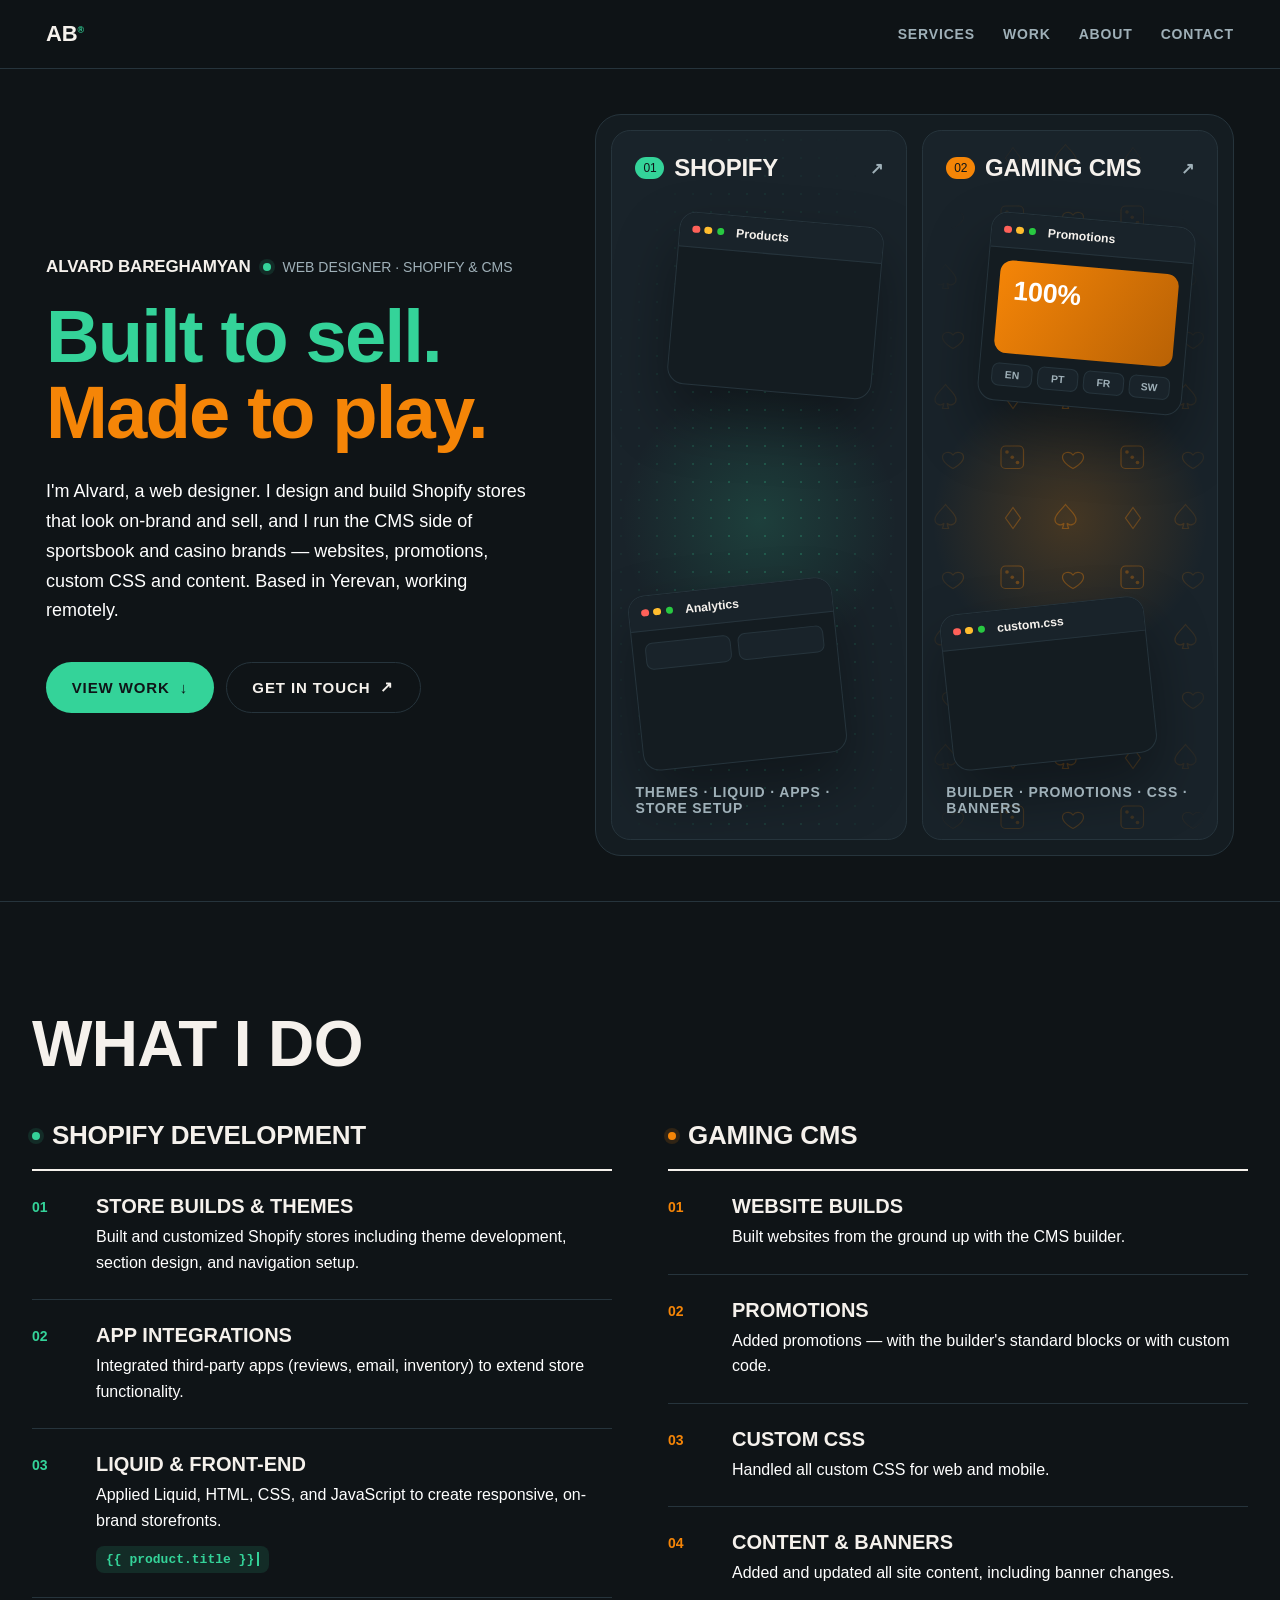
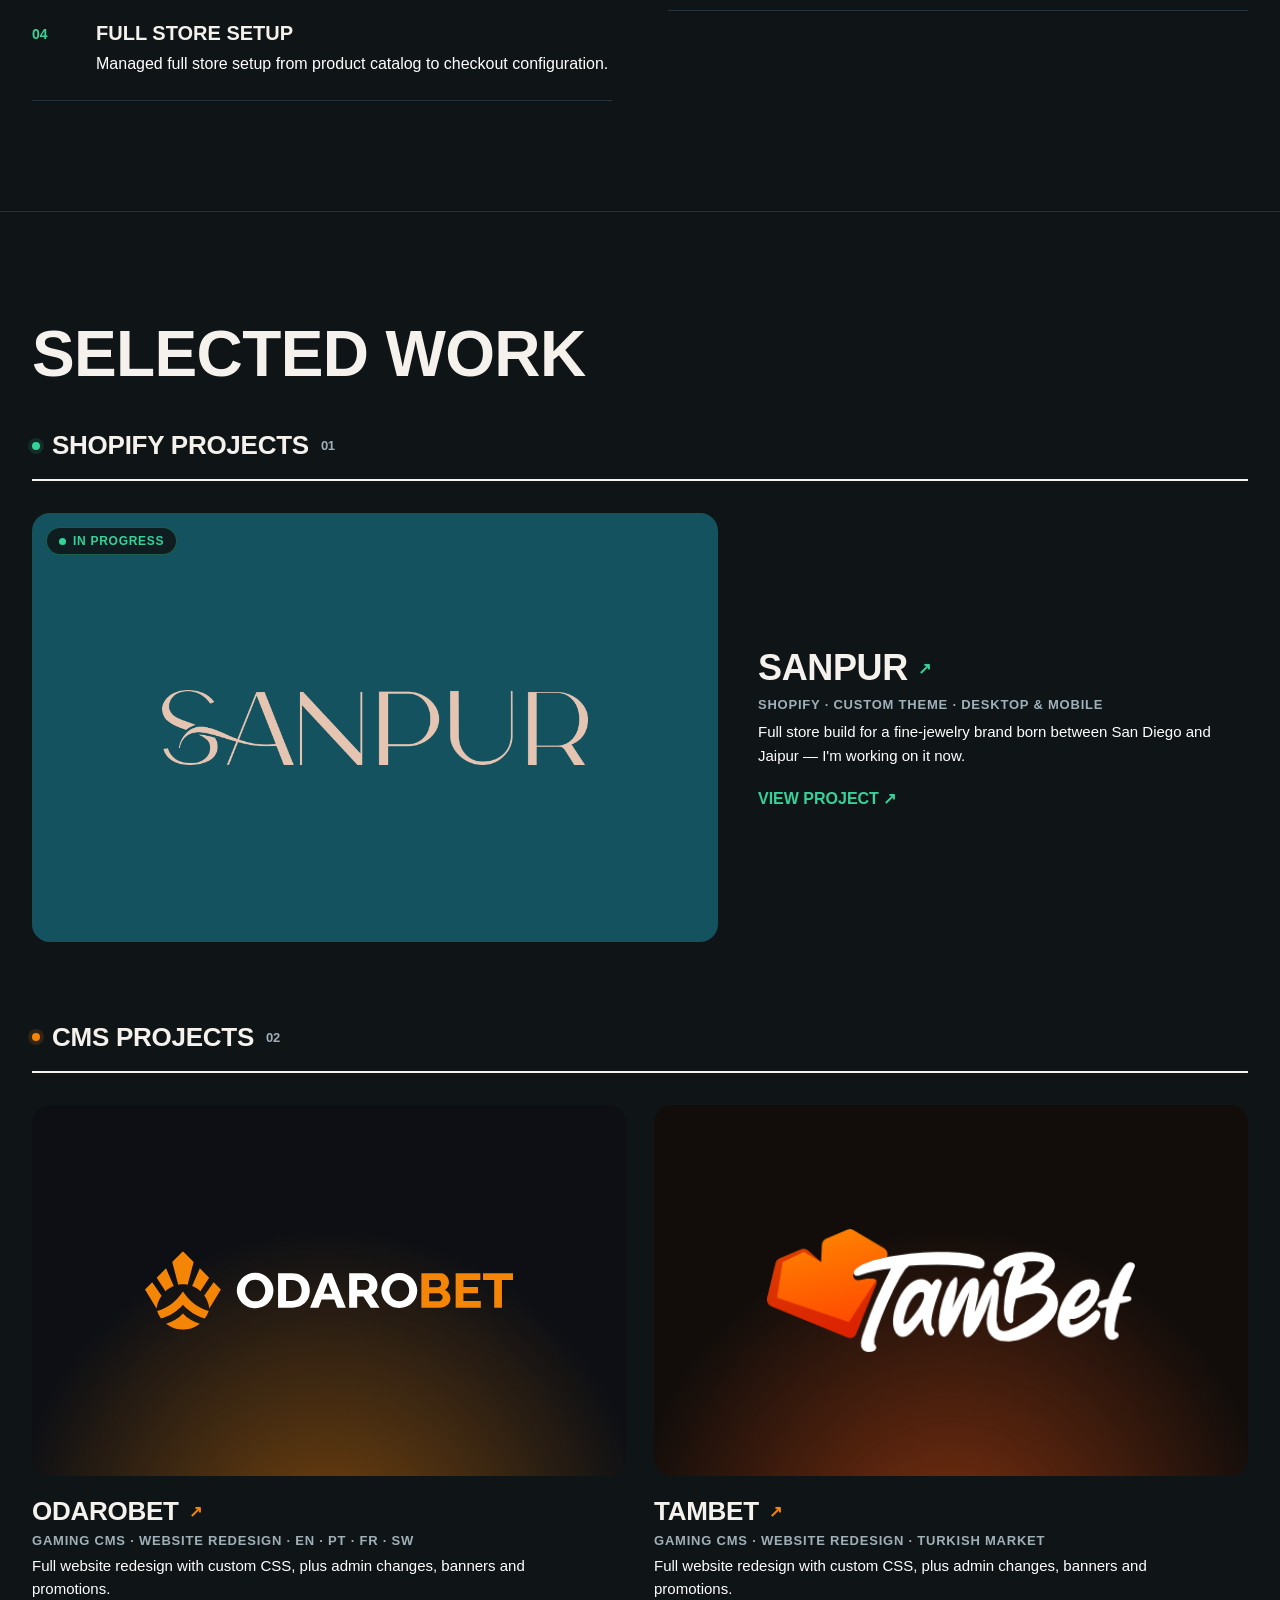
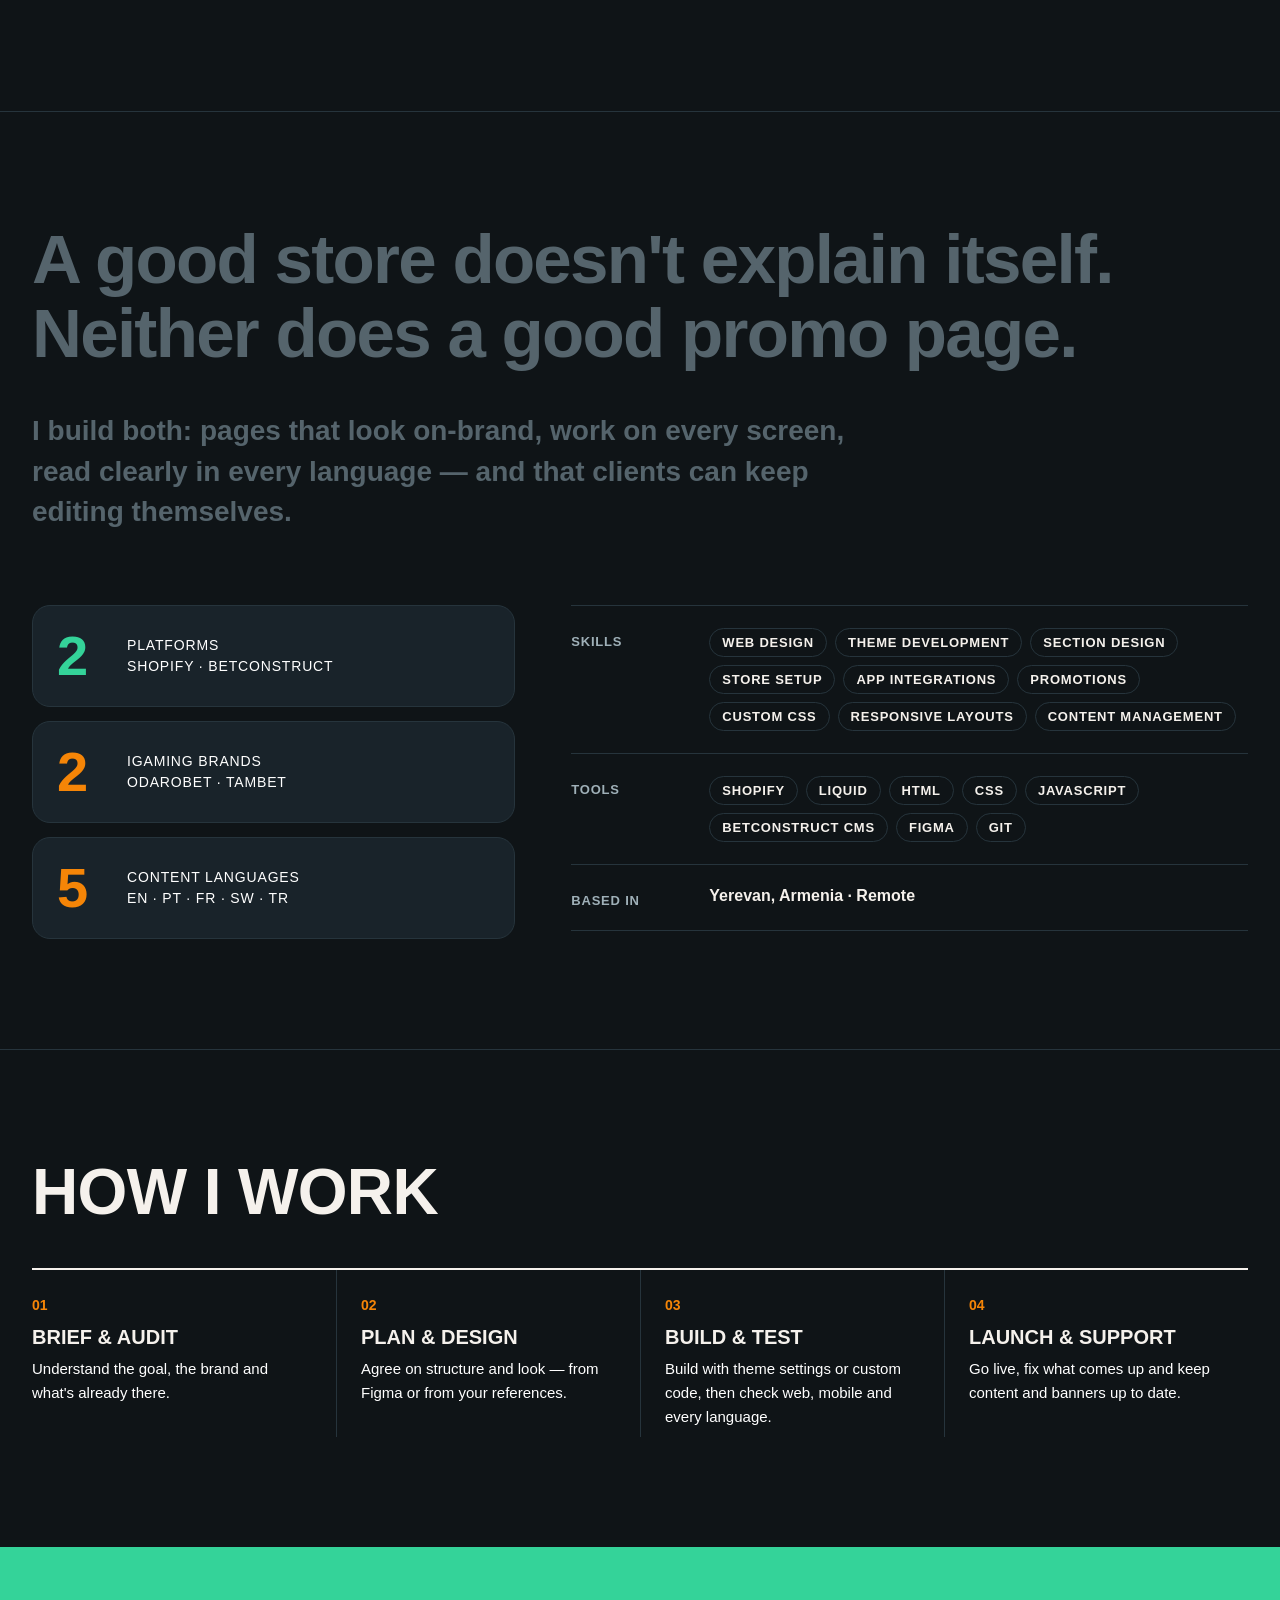
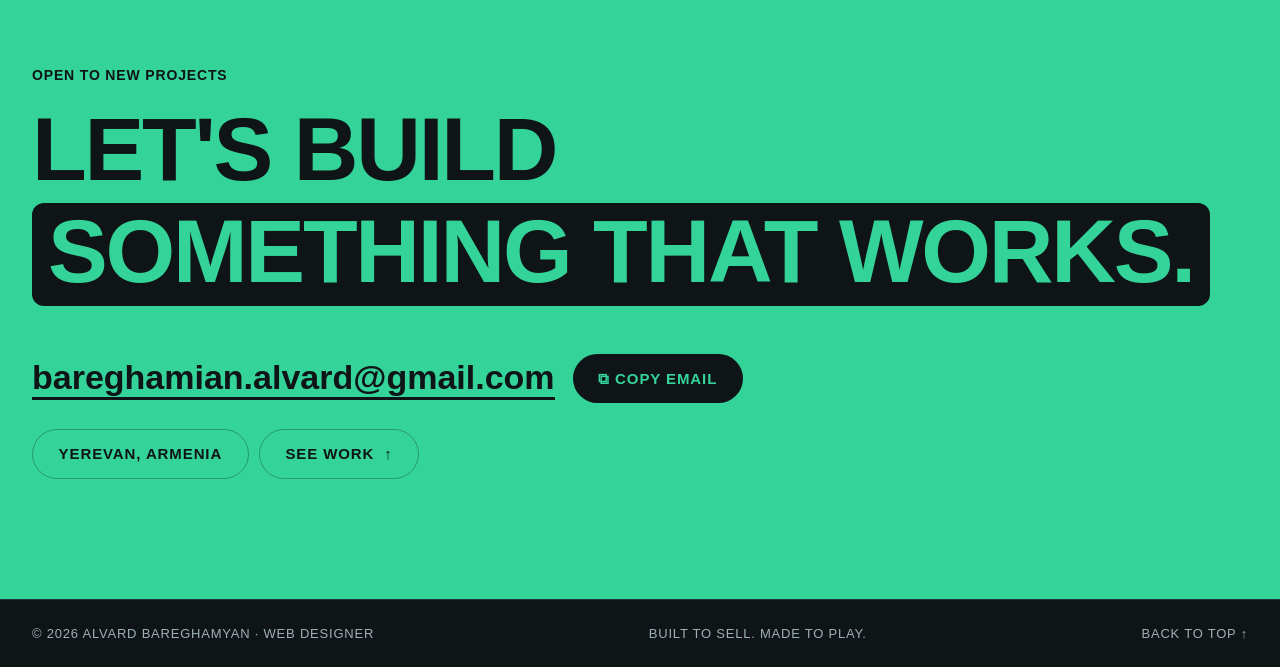
<file: index.html>
<!doctype html>
<html lang="en">
<head>
  <meta charset="utf-8">
  <meta name="viewport" content="width=device-width, initial-scale=1">
  <title>Alvard Bareghamyan · Web Designer — Shopify &amp; CMS</title>
  <meta name="description" content="Alvard Bareghamyan — web designer working on Shopify and iGaming CMS websites, based in Yerevan, Armenia, working remotely. Store builds, theme development, promotions and custom CSS.">
  <meta property="og:type" content="website">
  <meta property="og:title" content="Alvard Bareghamyan · Web Designer">
  <meta property="og:description" content="Web designer working on Shopify and iGaming CMS websites. Store builds, theme development, promotions and custom CSS.">
  <meta property="og:url" content="https://alvardbareghamyan.com/">
  <meta property="og:image" content="https://alvardbareghamyan.com/assets/og.jpg">
  <meta property="og:image:width" content="1200">
  <meta property="og:image:height" content="630">
  <meta name="twitter:card" content="summary_large_image">
  <link rel="stylesheet" href="assets/style.css?v=12">
  <script>
    document.documentElement.classList.add('js');
  </script>
</head>
<body>
<div class="toast" id="toast" role="status" aria-live="polite"></div>

<header class="nav">
  <div class="wrap nav-inner">
    <a href="#top" class="logo" aria-label="Alvard Bareghamyan, back to top">AB<sup>®</sup></a>
    <nav class="links">
      <a href="#services">Services</a>
      <a href="#work">Work</a>
      <a href="#about">About</a>
      <a href="#contact">Contact</a>
    </nav>
  </div>
</header>

<main id="top">

<!-- ========== HERO ========== -->
<section class="hero">
  <div class="wrap hero-grid">
    <div class="hero-copy">
      <p class="who reveal"><b>Alvard Bareghamyan</b><span class="dot"></span><span>Web Designer · Shopify &amp; CMS</span></p>
      <h1 class="reveal">
        <span class="l1">Built to sell.</span>
        <span class="l2">Made to play.</span>
      </h1>
      <p class="lead reveal">I'm Alvard, a web designer. I design and build Shopify stores that look on-brand and sell, and I run the CMS side of sportsbook and casino brands — websites, promotions, custom CSS and content. Based in Yerevan, working remotely.</p>
      <div class="cta reveal">
        <a href="#work" class="pill pill-solid">View work <i>↓</i></a>
        <a href="#contact" class="pill pill-line">Get in touch <i>↗</i></a>
      </div>
    </div>

    <div class="panel reveal">
      <a href="#work-shopify" class="tile tile-shop">
        <span class="tile-label"><b>01</b> Shopify <i>↗</i></span>
        <span class="tile-art" aria-hidden="true">
          <span class="mini m1">
            <span class="mini-bar"><i></i><i></i><i></i><span>Products</span></span>
            <span class="mini-rows">
              <span class="mrow" style="--c:#E4C3B0"><b></b><s></s><em>Active</em></span>
              <span class="mrow" style="--c:#34D399"><b></b><s></s><em>Active</em></span>
              <span class="mrow" style="--c:#F58507"><b></b><s></s><em>Active</em></span>
              <span class="mrow mrow-new" style="--c:#B9C7FF"><b></b><s></s><em>New</em></span>
            </span>
          </span>
          <span class="mini m2">
            <span class="mini-bar"><i></i><i></i><i></i><span>Analytics</span></span>
            <span class="mini-kpis"><span></span><span></span></span>
            <svg class="mini-chart" viewBox="0 0 120 50" preserveAspectRatio="none"><polyline points="0,44 15,40 30,42 45,30 60,33 75,21 90,24 105,12 120,6"/></svg>
          </span>
        </span>
        <span class="tile-foot">Themes · Liquid · Apps · Store setup</span>
      </a>
      <a href="#work-cms" class="tile tile-game">
        <span class="tile-label"><b>02</b> Gaming CMS <i>↗</i></span>
        <span class="tile-art" aria-hidden="true">
          <span class="mini m1">
            <span class="mini-bar"><i></i><i></i><i></i><span>Promotions</span></span>
            <span class="promo-banner"><b>100%</b><small class="promo-txt"><span lang="en">Welcome bonus</span><span lang="pt">Bónus de boas-vindas</span><span lang="fr">Bonus de bienvenue</span><span lang="sw">Bonasi ya kukaribisha</span></small></span>
            <span class="langs"><span>EN</span><span>PT</span><span>FR</span><span>SW</span></span>
          </span>
          <span class="mini m2">
            <span class="mini-bar"><i></i><i></i><i></i><span>custom.css</span></span>
            <span class="code"><span style="--w:70%"></span><span style="--w:45%;--x:14px"></span><span style="--w:55%;--x:14px"></span><span style="--w:30%"></span><span style="--w:60%"></span><span style="--w:40%;--x:14px"></span></span>
          </span>
        </span>
        <span class="tile-foot">Builder · Promotions · CSS · Banners</span>
      </a>
    </div>
  </div>
</section>

<!-- ========== SERVICES ========== -->
<section id="services" class="sec">
  <div class="wrap">
    <div class="sec-top"><h2 class="reveal">What I do</h2></div>
    <div class="svc-cols">
      <div class="svc-col svc-shop" id="shopify">
        <h3 class="reveal"><span class="dot"></span>Shopify development</h3>
        <ol class="svc-list">
          <li class="reveal"><span class="n">01</span><div><h4>Store builds &amp; themes</h4><p>Built and customized Shopify stores including theme development, section design, and navigation setup.</p></div></li>
          <li class="reveal"><span class="n">02</span><div><h4>App integrations</h4><p>Integrated third-party apps (reviews, email, inventory) to extend store functionality.</p></div></li>
          <li class="reveal"><span class="n">03</span><div><h4>Liquid &amp; front-end</h4><p>Applied Liquid, HTML, CSS, and JavaScript to create responsive, on-brand storefronts.</p><code class="snippet"><span id="typer">{% section %}</span><i class="caret"></i></code></div></li>
          <li class="reveal"><span class="n">04</span><div><h4>Full store setup</h4><p>Managed full store setup from product catalog to checkout configuration.</p></div></li>
        </ol>
      </div>
      <div class="svc-col svc-game" id="gaming">
        <h3 class="reveal"><span class="dot"></span>Gaming CMS</h3>
        <ol class="svc-list">
          <li class="reveal"><span class="n">01</span><div><h4>Website builds</h4><p>Built websites from the ground up with the CMS builder.</p></div></li>
          <li class="reveal"><span class="n">02</span><div><h4>Promotions</h4><p>Added promotions — with the builder's standard blocks or with custom code.</p></div></li>
          <li class="reveal"><span class="n">03</span><div><h4>Custom CSS</h4><p>Handled all custom CSS for web and mobile.</p></div></li>
          <li class="reveal"><span class="n">04</span><div><h4>Content &amp; banners</h4><p>Added and updated all site content, including banner changes.</p></div></li>
        </ol>
      </div>
    </div>
  </div>
</section>

<!-- ========== WORK ========== -->
<section id="work" class="sec">
  <div class="wrap">
    <div class="sec-top"><h2 class="reveal">Selected work</h2></div>

    <div class="work-group" id="work-shopify">
      <h3 class="work-head reveal"><span class="dot"></span>Shopify projects <sup data-count-of="#work-shopify .card">01</sup></h3>
      <div class="cards cards-three cards-shop">
        <!-- To add a store: copy a whole <a class="card"> block and add a page in projects/ -->
      <a class="card reveal" data-cat="shopify" href="projects/sanpur.html">
        <span class="card-img img-sanpur"><span class="status"><i></i>In progress</span><img src="assets/img/sanpur-logo-apricot.png" alt="Sanpur logo"></span>
        <span class="card-body"><span class="card-title">Sanpur <i>↗</i></span>
        <span class="card-meta">Shopify · Custom theme · Desktop &amp; mobile</span>
        <span class="card-text">Full store build for a fine-jewelry brand born between San Diego and Jaipur — I'm working on it now.</span>
        <span class="card-link">View project <i>↗</i></span></span>
      </a>
      </div>
    </div>

    <div class="work-group work-cms" id="work-cms">
      <h3 class="work-head reveal"><span class="dot"></span>CMS projects <sup data-count-of="#work-cms .card">03</sup></h3>
      <div class="cards cards-two">
      <a class="card reveal" data-cat="gaming" href="projects/odarobet.html">
        <span class="card-img img-odaro"><img src="assets/img/odarobet-logo.svg" alt="Odarobet logo"></span>
        <span class="card-title">Odarobet <i>↗</i></span>
        <span class="card-meta">Gaming CMS · Website redesign · EN · PT · FR · SW</span>
        <span class="card-text">Full website redesign with custom CSS, plus admin changes, banners and promotions.</span>
      </a>
      <a class="card reveal" data-cat="gaming" href="projects/tambet.html">
        <span class="card-img img-tambet"><img src="assets/img/tambet-logo.png" alt="Tambet logo"></span>
        <span class="card-title">Tambet <i>↗</i></span>
        <span class="card-meta">Gaming CMS · Website redesign · Turkish market</span>
        <span class="card-text">Full website redesign with custom CSS, plus admin changes, banners and promotions.</span>
      </a>
      </div>
    </div>
  </div>
</section>

<!-- ========== ABOUT ========== -->
<section id="about" class="sec about">
  <div class="wrap">
    <h2 class="statement" data-words>A good store doesn't explain itself. Neither does a good promo page.</h2>
    <p class="statement-sub" data-words>I build both: pages that look <mark>on-brand</mark>, work on <mark>every screen</mark>, read clearly in <mark>every language</mark> — and that clients can keep editing themselves.</p>

    <div class="about-grid">
      <div class="stats">
        <div class="stat reveal"><b data-count="2">2</b><span>Platforms<br>Shopify · BetConstruct</span></div>
        <div class="stat reveal"><b data-count="2">2</b><span>iGaming brands<br>Odarobet · Tambet</span></div>
        <div class="stat reveal"><b data-count="5">5</b><span>Content languages<br>EN · PT · FR · SW · TR</span></div>
      </div>
      <dl class="facts">
        <div class="reveal"><dt>Skills</dt><dd class="tags"><span>Web design</span><span>Theme development</span><span>Section design</span><span>Store setup</span><span>App integrations</span><span>Promotions</span><span>Custom CSS</span><span>Responsive layouts</span><span>Content management</span></dd></div>
        <div class="reveal"><dt>Tools</dt><dd class="tags"><span>Shopify</span><span>Liquid</span><span>HTML</span><span>CSS</span><span>JavaScript</span><span>BetConstruct CMS</span><span>Figma</span><span>Git</span></dd></div>
        <div class="reveal"><dt>Based in</dt><dd>Yerevan, Armenia · Remote</dd></div>
      </dl>
    </div>
  </div>
</section>

<!-- ========== PROCESS ========== -->
<section id="process" class="sec">
  <div class="wrap">
    <div class="sec-top"><h2 class="reveal">How I work</h2></div>
    <ol class="steps">
      <li class="reveal"><span class="n">01</span><h4>Brief &amp; audit</h4><p>Understand the goal, the brand and what's already there.</p></li>
      <li class="reveal"><span class="n">02</span><h4>Plan &amp; design</h4><p>Agree on structure and look — from Figma or from your references.</p></li>
      <li class="reveal"><span class="n">03</span><h4>Build &amp; test</h4><p>Build with theme settings or custom code, then check web, mobile and every language.</p></li>
      <li class="reveal"><span class="n">04</span><h4>Launch &amp; support</h4><p>Go live, fix what comes up and keep content and banners up to date.</p></li>
    </ol>
  </div>
</section>

<!-- ========== CONTACT ========== -->
<section id="contact" class="contact">
  <div class="wrap">
    <p class="kicker reveal">Open to new projects</p>
    <h2 class="reveal">Let's build<br><span class="hl">something that works.</span></h2>
    <div class="mail-row reveal">
      <a class="mail" href="mailto:bareghamian.alvard@gmail.com">bareghamian.alvard@gmail.com</a>
      <button type="button" class="pill pill-dark" id="copy" data-email="bareghamian.alvard@gmail.com">⧉ Copy email</button>
    </div>
    <div class="contact-pills reveal">
      <span class="pill pill-line">Yerevan, Armenia</span>
      <a href="#work" class="pill pill-line">See work <i>↑</i></a>
    </div>
  </div>
</section>

</main>

<footer class="foot">
  <div class="wrap foot-inner">
    <span>© <span id="y"></span> Alvard Bareghamyan · Web Designer</span>
    <span class="foot-mid">Built to sell. Made to play.</span>
    <a href="#top">Back to top ↑</a>
  </div>
</footer>

<script src="assets/app.js?v=4"></script>
</body>
</html>
</file>
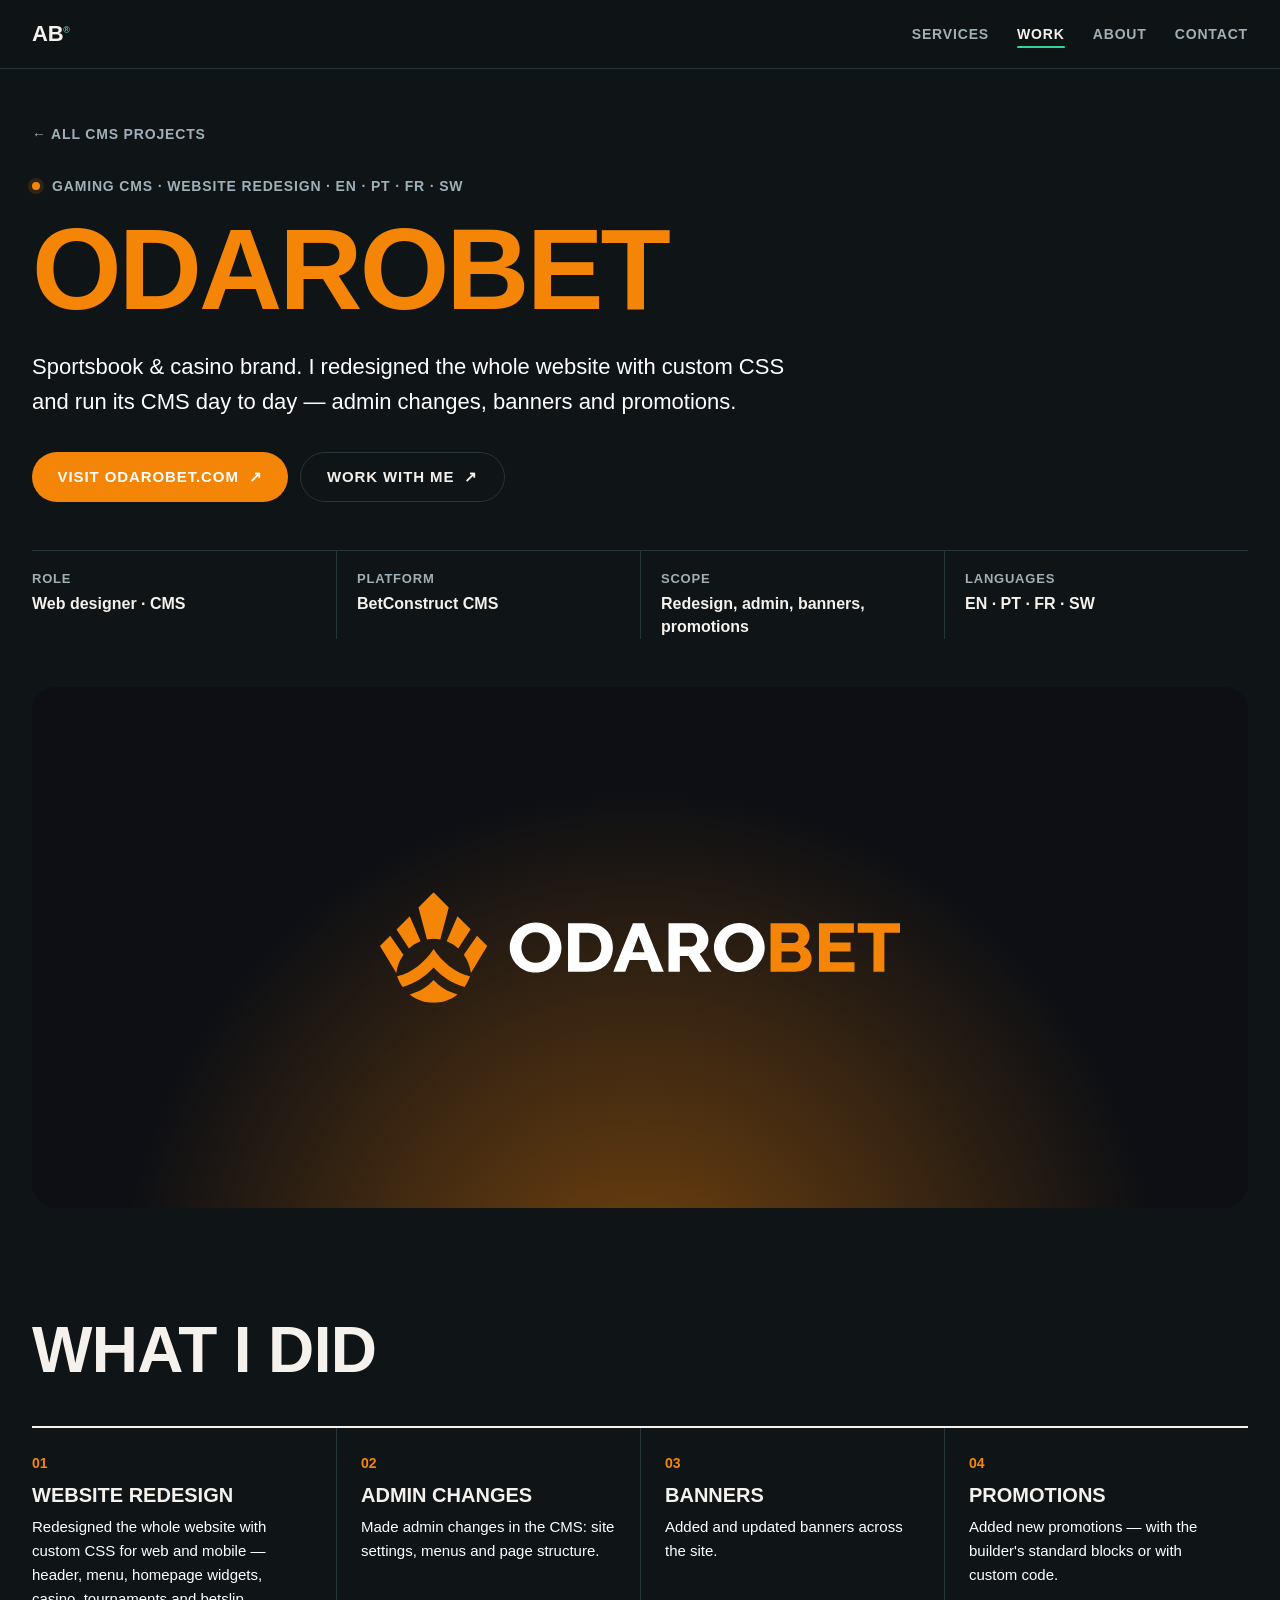
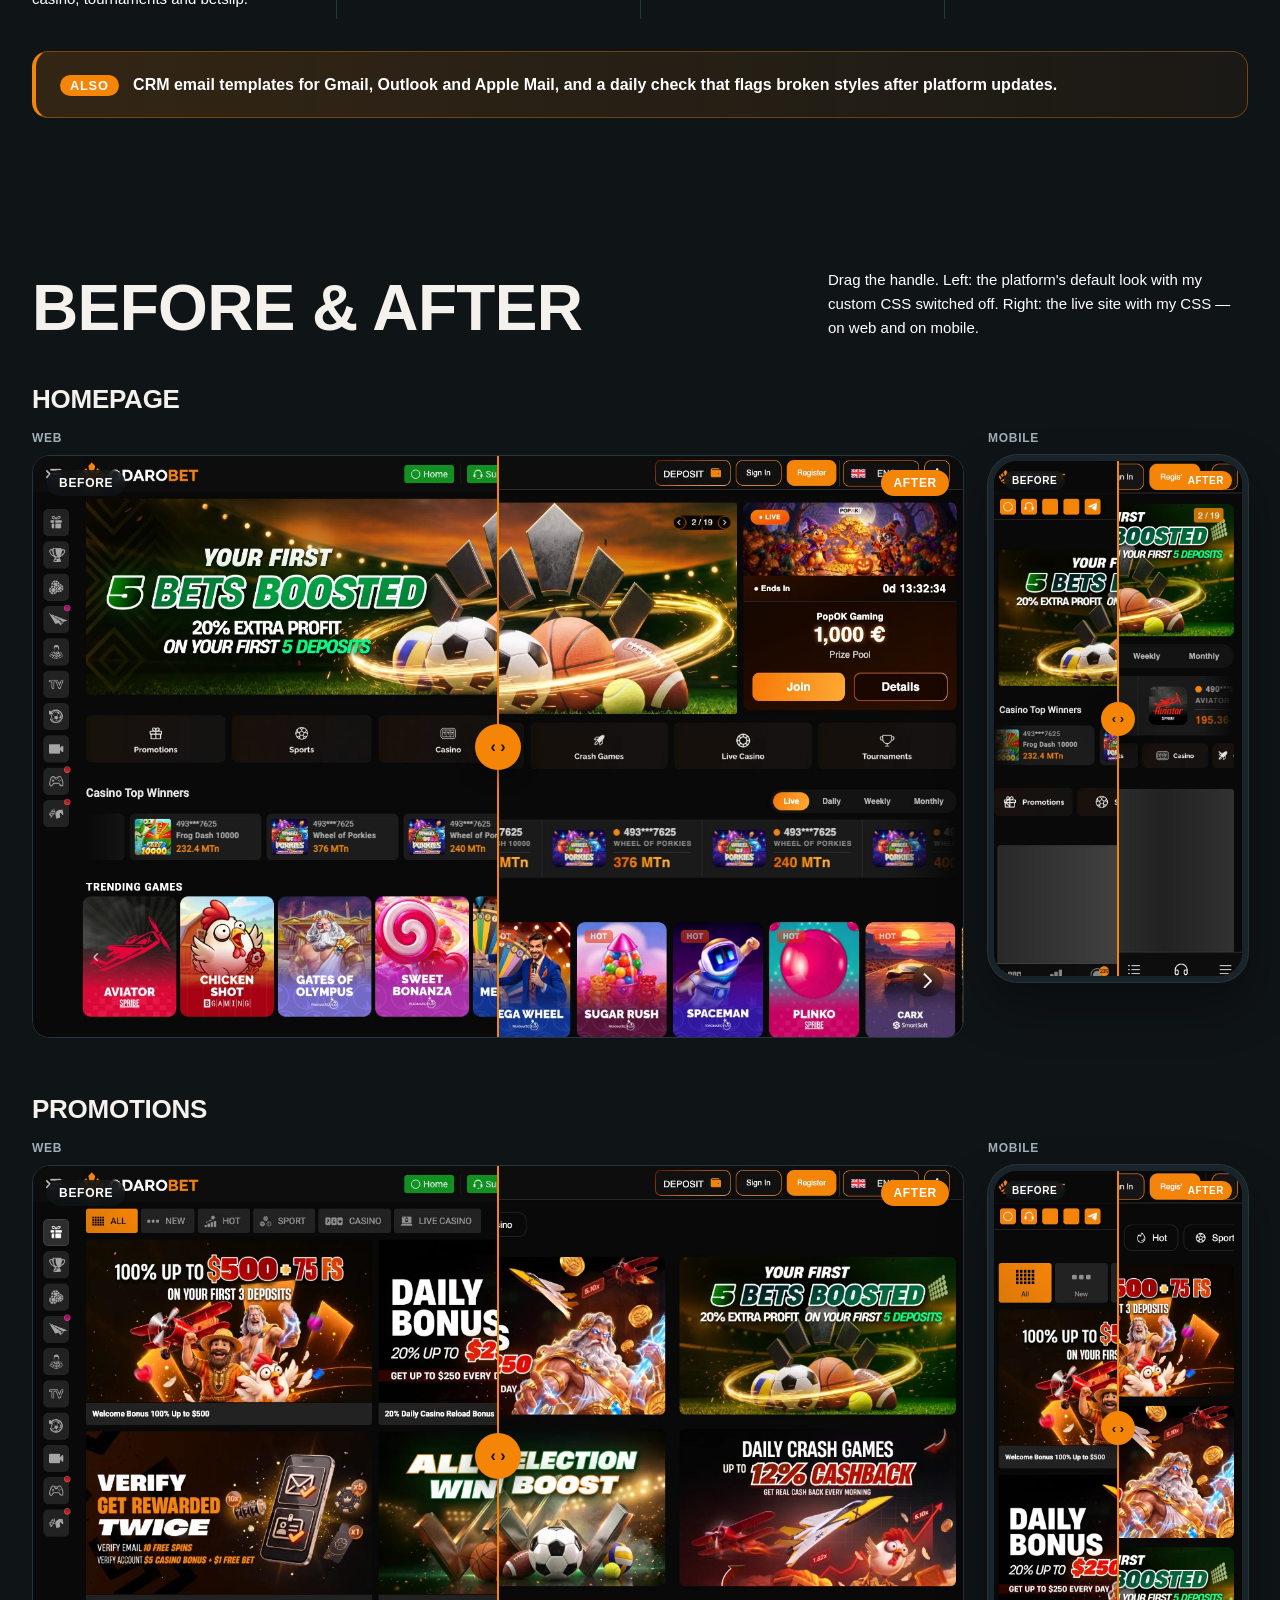
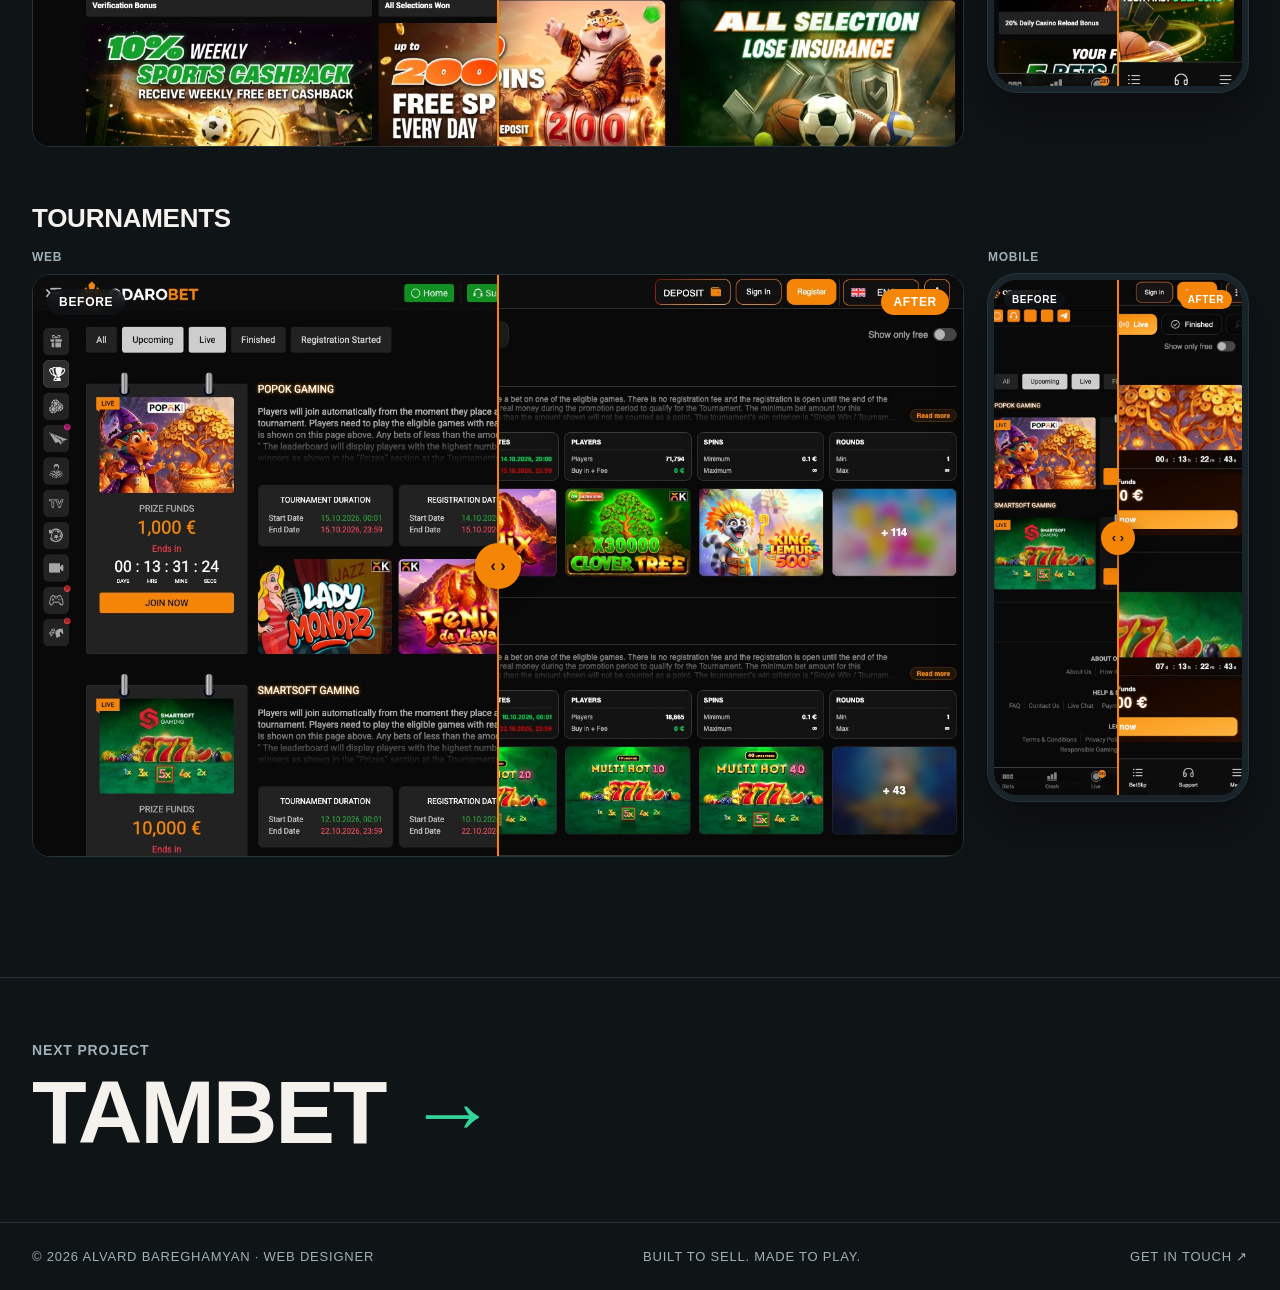
<file: projects/odarobet.html>
<!doctype html>
<html lang="en">
<head>
  <meta charset="utf-8">
  <meta name="viewport" content="width=device-width, initial-scale=1">
  <title>Odarobet · Alvard Bareghamyan</title>
  <meta name="description" content="Sportsbook &amp;amp; casino brand. I redesigned the whole website with custom CSS and run its CMS day to day — admin changes, banners and promotions.">
  <link rel="stylesheet" href="../assets/style.css?v=12">
  <script>
    document.documentElement.classList.add('js');
  </script>
</head>
<body class="project-page is-cms">

<header class="nav">
  <div class="wrap nav-inner">
    <a href="../index.html" class="logo" aria-label="Alvard Bareghamyan, home">AB<sup>®</sup></a>
    <nav class="links">
      <a href="../index.html#services">Services</a>
      <a href="../index.html#work" class="active">Work</a>
      <a href="../index.html#about">About</a>
      <a href="../index.html#contact">Contact</a>
    </nav>
  </div>
</header>

<main>

<section class="p-hero">
  <div class="wrap">
    <a href="../index.html#work-cms" class="back reveal">← All CMS projects</a>
    <p class="p-kicker reveal"><span class="dot"></span>Gaming CMS · Website redesign · EN · PT · FR · SW</p>
    <h1 class="reveal">Odarobet</h1>
    <p class="p-lead reveal">Sportsbook &amp; casino brand. I redesigned the whole website with custom CSS and run its CMS day to day — admin changes, banners and promotions.</p>
    <div class="p-cta reveal"><a class="pill pill-solid" href="https://www.odarobet.com" target="_blank" rel="noopener">Visit odarobet.com <i>↗</i></a><a class="pill pill-line" href="../index.html#contact">Work with me <i>↗</i></a></div>
    <dl class="p-facts reveal"><div><dt>Role</dt><dd>Web designer · CMS</dd></div><div><dt>Platform</dt><dd>BetConstruct CMS</dd></div><div><dt>Scope</dt><dd>Redesign, admin, banners, promotions</dd></div><div><dt>Languages</dt><dd>EN · PT · FR · SW</dd></div></dl>
  </div>
</section>

<section class="wrap">
  <div class="p-banner reveal img-odaro"><img src="../assets/img/odarobet-logo.svg" alt="Odarobet logo"></div>
</section>

<section class="sec p-sec">
  <div class="wrap">
    <div class="sec-top"><h2 class="reveal">What I did</h2></div>
    <ol class="steps p-did"><li class="reveal"><span class="n">01</span><h4>Website redesign</h4><p>Redesigned the whole website with custom CSS for web and mobile — header, menu, homepage widgets, casino, tournaments and betslip.</p></li><li class="reveal"><span class="n">02</span><h4>Admin changes</h4><p>Made admin changes in the CMS: site settings, menus and page structure.</p></li><li class="reveal"><span class="n">03</span><h4>Banners</h4><p>Added and updated banners across the site.</p></li><li class="reveal"><span class="n">04</span><h4>Promotions</h4><p>Added new promotions — with the builder's standard blocks or with custom code.</p></li></ol>
    <p class="p-also reveal"><b>Also</b> CRM email templates for Gmail, Outlook and Apple Mail, and a daily check that flags broken styles after platform updates.</p>
  </div>
</section>

<section class="sec p-sec">
  <div class="wrap">
    <div class="sec-top"><h2 class="reveal">Before &amp; after</h2><p class="sec-note reveal">Drag the handle. Left: the platform's default look with my custom CSS switched off. Right: the live site with my CSS — on web and on mobile.</p></div>
      <div class="ba-block reveal">
        <div class="ba-head"><h3>Homepage</h3></div>
        <div class="ba-pair">
        <div class="ba-col"><span class="ba-dev">Web</span>
          <figure class="ba" style="--pos:50%">
            <img class="ba-img" src="../assets/img/odarobet/home-after.jpg?v=4" alt="Homepage with Alvard's custom CSS" loading="lazy">
            <div class="ba-before"><img class="ba-img" src="../assets/img/odarobet/home-before.jpg?v=4" alt="Homepage without custom CSS (platform default)" loading="lazy"></div>
            <span class="ba-line" aria-hidden="true"><b>‹ ›</b></span>
            <span class="ba-tag ba-l">Before</span>
            <span class="ba-tag ba-r">After</span>
            <input class="ba-range" type="range" min="0" max="100" value="50" aria-label="Drag to compare Homepage before and after">
          </figure>
        </div>
        <div class="ba-col ba-col-m"><span class="ba-dev">Mobile</span>
          <figure class="ba ba-m" style="--pos:50%">
            <img class="ba-img" src="../assets/img/odarobet/home-m-after.jpg?v=4" alt="Homepage (mobile) with Alvard's custom CSS" loading="lazy">
            <div class="ba-before"><img class="ba-img" src="../assets/img/odarobet/home-m-before.jpg?v=4" alt="Homepage (mobile) without custom CSS (platform default)" loading="lazy"></div>
            <span class="ba-line" aria-hidden="true"><b>‹ ›</b></span>
            <span class="ba-tag ba-l">Before</span>
            <span class="ba-tag ba-r">After</span>
            <input class="ba-range" type="range" min="0" max="100" value="50" aria-label="Drag to compare Homepage (mobile) before and after">
          </figure>
        </div>
        </div>
      </div>
      <div class="ba-block reveal">
        <div class="ba-head"><h3>Promotions</h3></div>
        <div class="ba-pair">
        <div class="ba-col"><span class="ba-dev">Web</span>
          <figure class="ba" style="--pos:50%">
            <img class="ba-img" src="../assets/img/odarobet/promos-after.jpg?v=4" alt="Promotions with Alvard's custom CSS" loading="lazy">
            <div class="ba-before"><img class="ba-img" src="../assets/img/odarobet/promos-before.jpg?v=4" alt="Promotions without custom CSS (platform default)" loading="lazy"></div>
            <span class="ba-line" aria-hidden="true"><b>‹ ›</b></span>
            <span class="ba-tag ba-l">Before</span>
            <span class="ba-tag ba-r">After</span>
            <input class="ba-range" type="range" min="0" max="100" value="50" aria-label="Drag to compare Promotions before and after">
          </figure>
        </div>
        <div class="ba-col ba-col-m"><span class="ba-dev">Mobile</span>
          <figure class="ba ba-m" style="--pos:50%">
            <img class="ba-img" src="../assets/img/odarobet/promos-m-after.jpg?v=4" alt="Promotions (mobile) with Alvard's custom CSS" loading="lazy">
            <div class="ba-before"><img class="ba-img" src="../assets/img/odarobet/promos-m-before.jpg?v=4" alt="Promotions (mobile) without custom CSS (platform default)" loading="lazy"></div>
            <span class="ba-line" aria-hidden="true"><b>‹ ›</b></span>
            <span class="ba-tag ba-l">Before</span>
            <span class="ba-tag ba-r">After</span>
            <input class="ba-range" type="range" min="0" max="100" value="50" aria-label="Drag to compare Promotions (mobile) before and after">
          </figure>
        </div>
        </div>
      </div>
      <div class="ba-block reveal">
        <div class="ba-head"><h3>Tournaments</h3></div>
        <div class="ba-pair">
        <div class="ba-col"><span class="ba-dev">Web</span>
          <figure class="ba" style="--pos:50%">
            <img class="ba-img" src="../assets/img/odarobet/tournaments-after.jpg?v=4" alt="Tournaments with Alvard's custom CSS" loading="lazy">
            <div class="ba-before"><img class="ba-img" src="../assets/img/odarobet/tournaments-before.jpg?v=4" alt="Tournaments without custom CSS (platform default)" loading="lazy"></div>
            <span class="ba-line" aria-hidden="true"><b>‹ ›</b></span>
            <span class="ba-tag ba-l">Before</span>
            <span class="ba-tag ba-r">After</span>
            <input class="ba-range" type="range" min="0" max="100" value="50" aria-label="Drag to compare Tournaments before and after">
          </figure>
        </div>
        <div class="ba-col ba-col-m"><span class="ba-dev">Mobile</span>
          <figure class="ba ba-m" style="--pos:50%">
            <img class="ba-img" src="../assets/img/odarobet/tournaments-m-after.jpg?v=4" alt="Tournaments (mobile) with Alvard's custom CSS" loading="lazy">
            <div class="ba-before"><img class="ba-img" src="../assets/img/odarobet/tournaments-m-before.jpg?v=4" alt="Tournaments (mobile) without custom CSS (platform default)" loading="lazy"></div>
            <span class="ba-line" aria-hidden="true"><b>‹ ›</b></span>
            <span class="ba-tag ba-l">Before</span>
            <span class="ba-tag ba-r">After</span>
            <input class="ba-range" type="range" min="0" max="100" value="50" aria-label="Drag to compare Tournaments (mobile) before and after">
          </figure>
        </div>
        </div>
      </div>
  </div>
</section>

<a href="tambet.html" class="next">
  <span class="wrap next-inner">
    <span class="next-label">Next project</span>
    <span class="next-name">Tambet <i>→</i></span>
  </span>
</a>

</main>

<footer class="foot">
  <div class="wrap foot-inner">
    <span>© <span id="y"></span> Alvard Bareghamyan · Web Designer</span>
    <span class="foot-mid">Built to sell. Made to play.</span>
    <a href="../index.html#contact">Get in touch ↗</a>
  </div>
</footer>

<script src="../assets/project.js?v=4"></script>
</body>
</html>
</file>
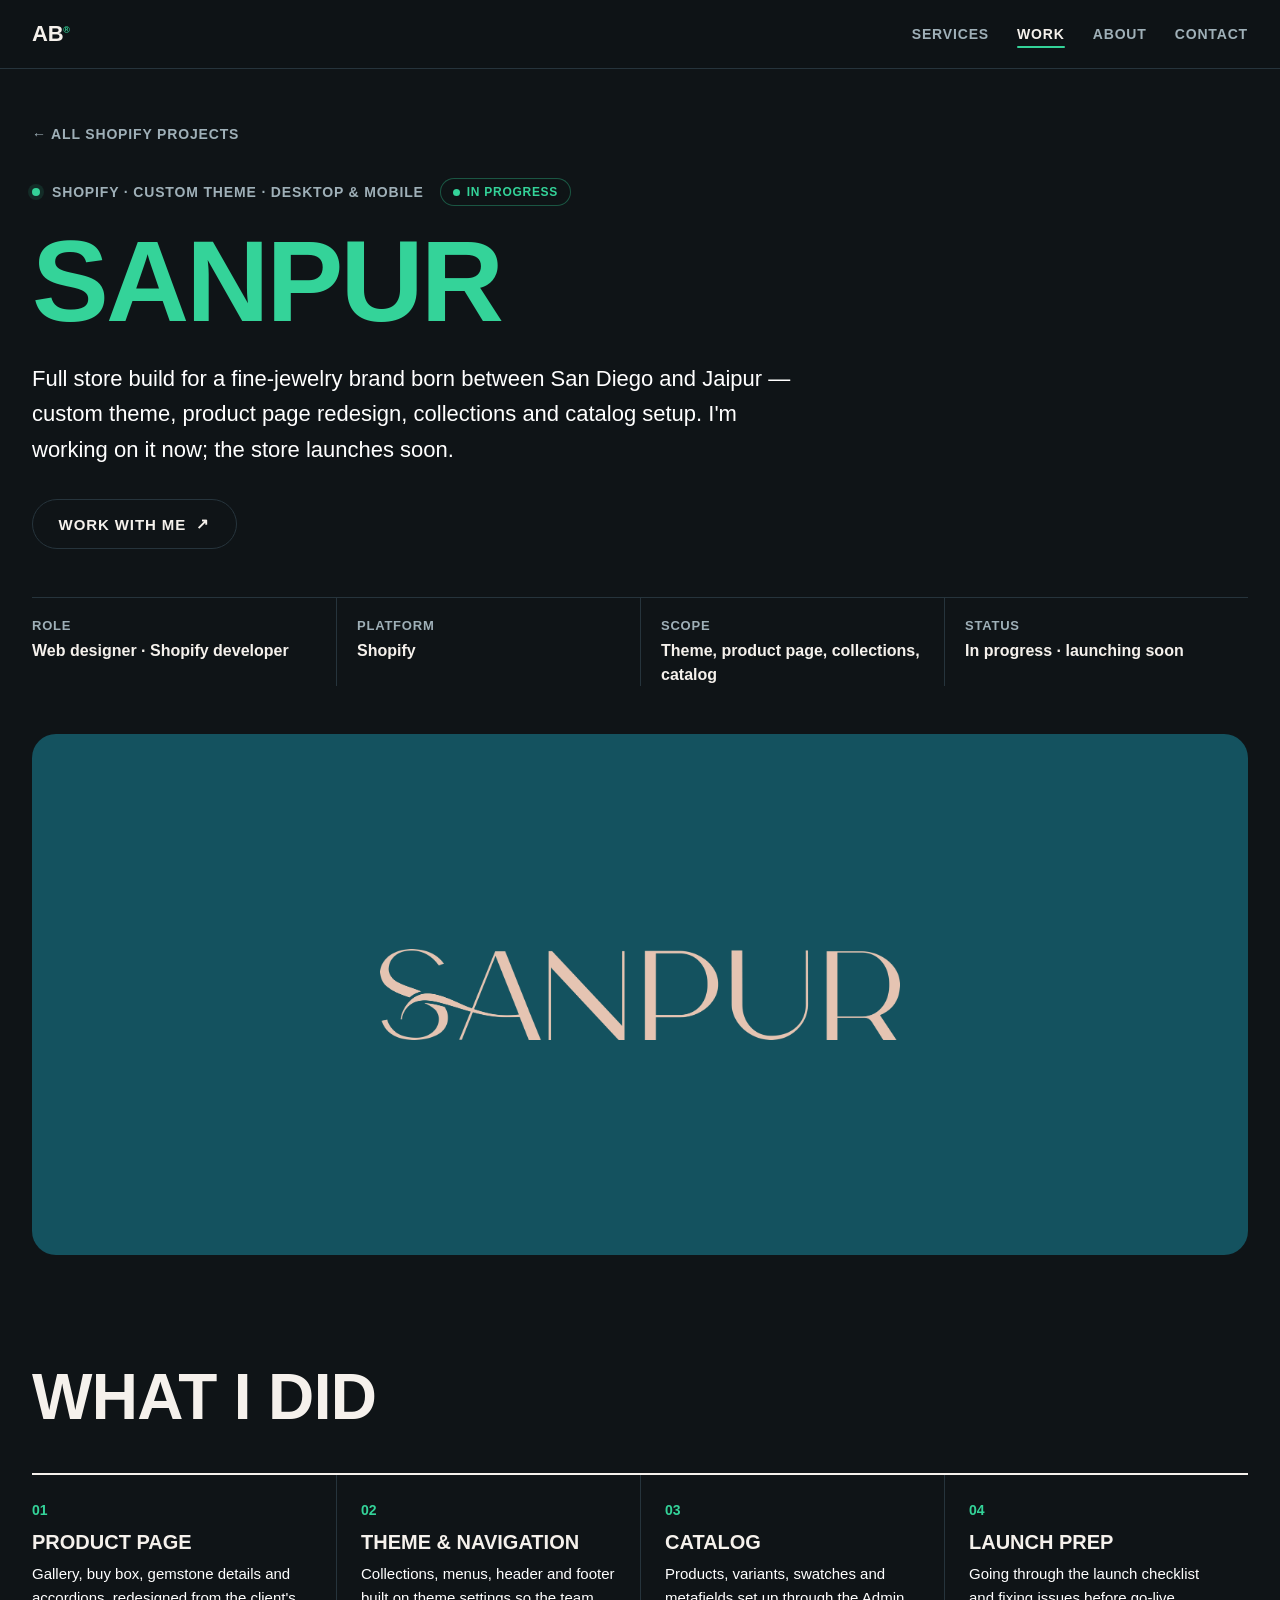
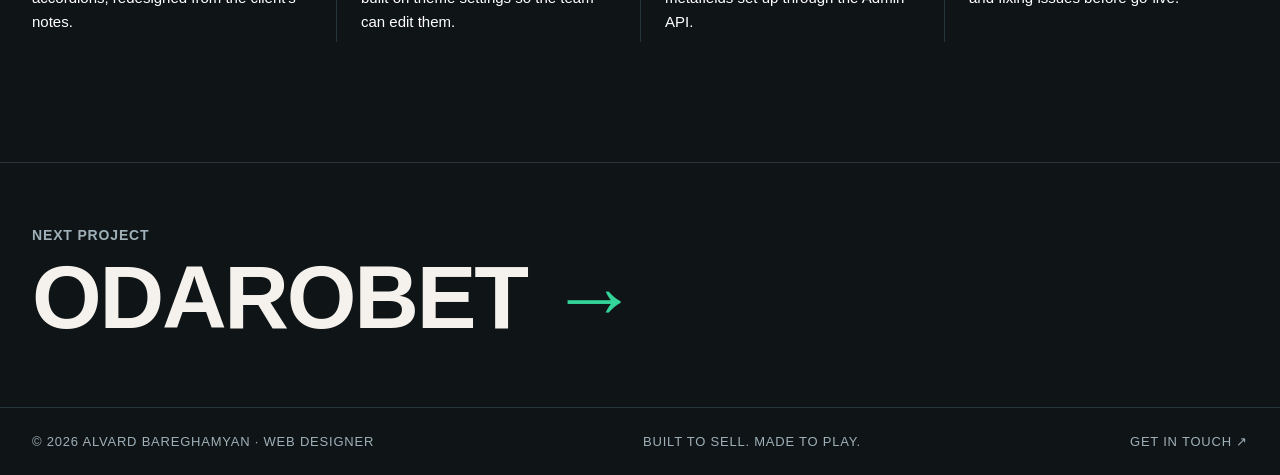
<file: projects/sanpur.html>
<!doctype html>
<html lang="en">
<head>
  <meta charset="utf-8">
  <meta name="viewport" content="width=device-width, initial-scale=1">
  <title>Sanpur · Alvard Bareghamyan</title>
  <meta name="description" content="Full store build for a fine-jewelry brand born between San Diego and Jaipur — custom theme, product page redesign, collections and catalog setup. I&#x27;m working on it now; the store launches soon.">
  <link rel="stylesheet" href="../assets/style.css?v=12">
  <script>
    document.documentElement.classList.add('js');
  </script>
</head>
<body class="project-page is-shop">

<header class="nav">
  <div class="wrap nav-inner">
    <a href="../index.html" class="logo" aria-label="Alvard Bareghamyan, home">AB<sup>®</sup></a>
    <nav class="links">
      <a href="../index.html#services">Services</a>
      <a href="../index.html#work" class="active">Work</a>
      <a href="../index.html#about">About</a>
      <a href="../index.html#contact">Contact</a>
    </nav>
  </div>
</header>

<main>

<section class="p-hero">
  <div class="wrap">
    <a href="../index.html#work-shopify" class="back reveal">← All Shopify projects</a>
    <p class="p-kicker reveal"><span class="dot"></span>Shopify · Custom theme · Desktop &amp; mobile <span class="status"><i></i>In progress</span></p>
    <h1 class="reveal">Sanpur</h1>
    <p class="p-lead reveal">Full store build for a fine-jewelry brand born between San Diego and Jaipur — custom theme, product page redesign, collections and catalog setup. I'm working on it now; the store launches soon.</p>
    <div class="p-cta reveal"><a class="pill pill-line" href="../index.html#contact">Work with me <i>↗</i></a></div>
    <dl class="p-facts reveal"><div><dt>Role</dt><dd>Web designer · Shopify developer</dd></div><div><dt>Platform</dt><dd>Shopify</dd></div><div><dt>Scope</dt><dd>Theme, product page, collections, catalog</dd></div><div><dt>Status</dt><dd>In progress · launching soon</dd></div></dl>
  </div>
</section>

<section class="wrap">
  <div class="p-banner reveal img-sanpur"><img src="../assets/img/sanpur-logo-apricot.png" alt="Sanpur logo"></div>
</section>

<section class="sec p-sec">
  <div class="wrap">
    <div class="sec-top"><h2 class="reveal">What I did</h2></div>
    <ol class="steps p-did"><li class="reveal"><span class="n">01</span><h4>Product page</h4><p>Gallery, buy box, gemstone details and accordions, redesigned from the client's notes.</p></li><li class="reveal"><span class="n">02</span><h4>Theme &amp; navigation</h4><p>Collections, menus, header and footer built on theme settings so the team can edit them.</p></li><li class="reveal"><span class="n">03</span><h4>Catalog</h4><p>Products, variants, swatches and metafields set up through the Admin API.</p></li><li class="reveal"><span class="n">04</span><h4>Launch prep</h4><p>Going through the launch checklist and fixing issues before go-live.</p></li></ol>
    
  </div>
</section>


<a href="odarobet.html" class="next">
  <span class="wrap next-inner">
    <span class="next-label">Next project</span>
    <span class="next-name">Odarobet <i>→</i></span>
  </span>
</a>

</main>

<footer class="foot">
  <div class="wrap foot-inner">
    <span>© <span id="y"></span> Alvard Bareghamyan · Web Designer</span>
    <span class="foot-mid">Built to sell. Made to play.</span>
    <a href="../index.html#contact">Get in touch ↗</a>
  </div>
</footer>

<script src="../assets/project.js?v=4"></script>
</body>
</html>
</file>
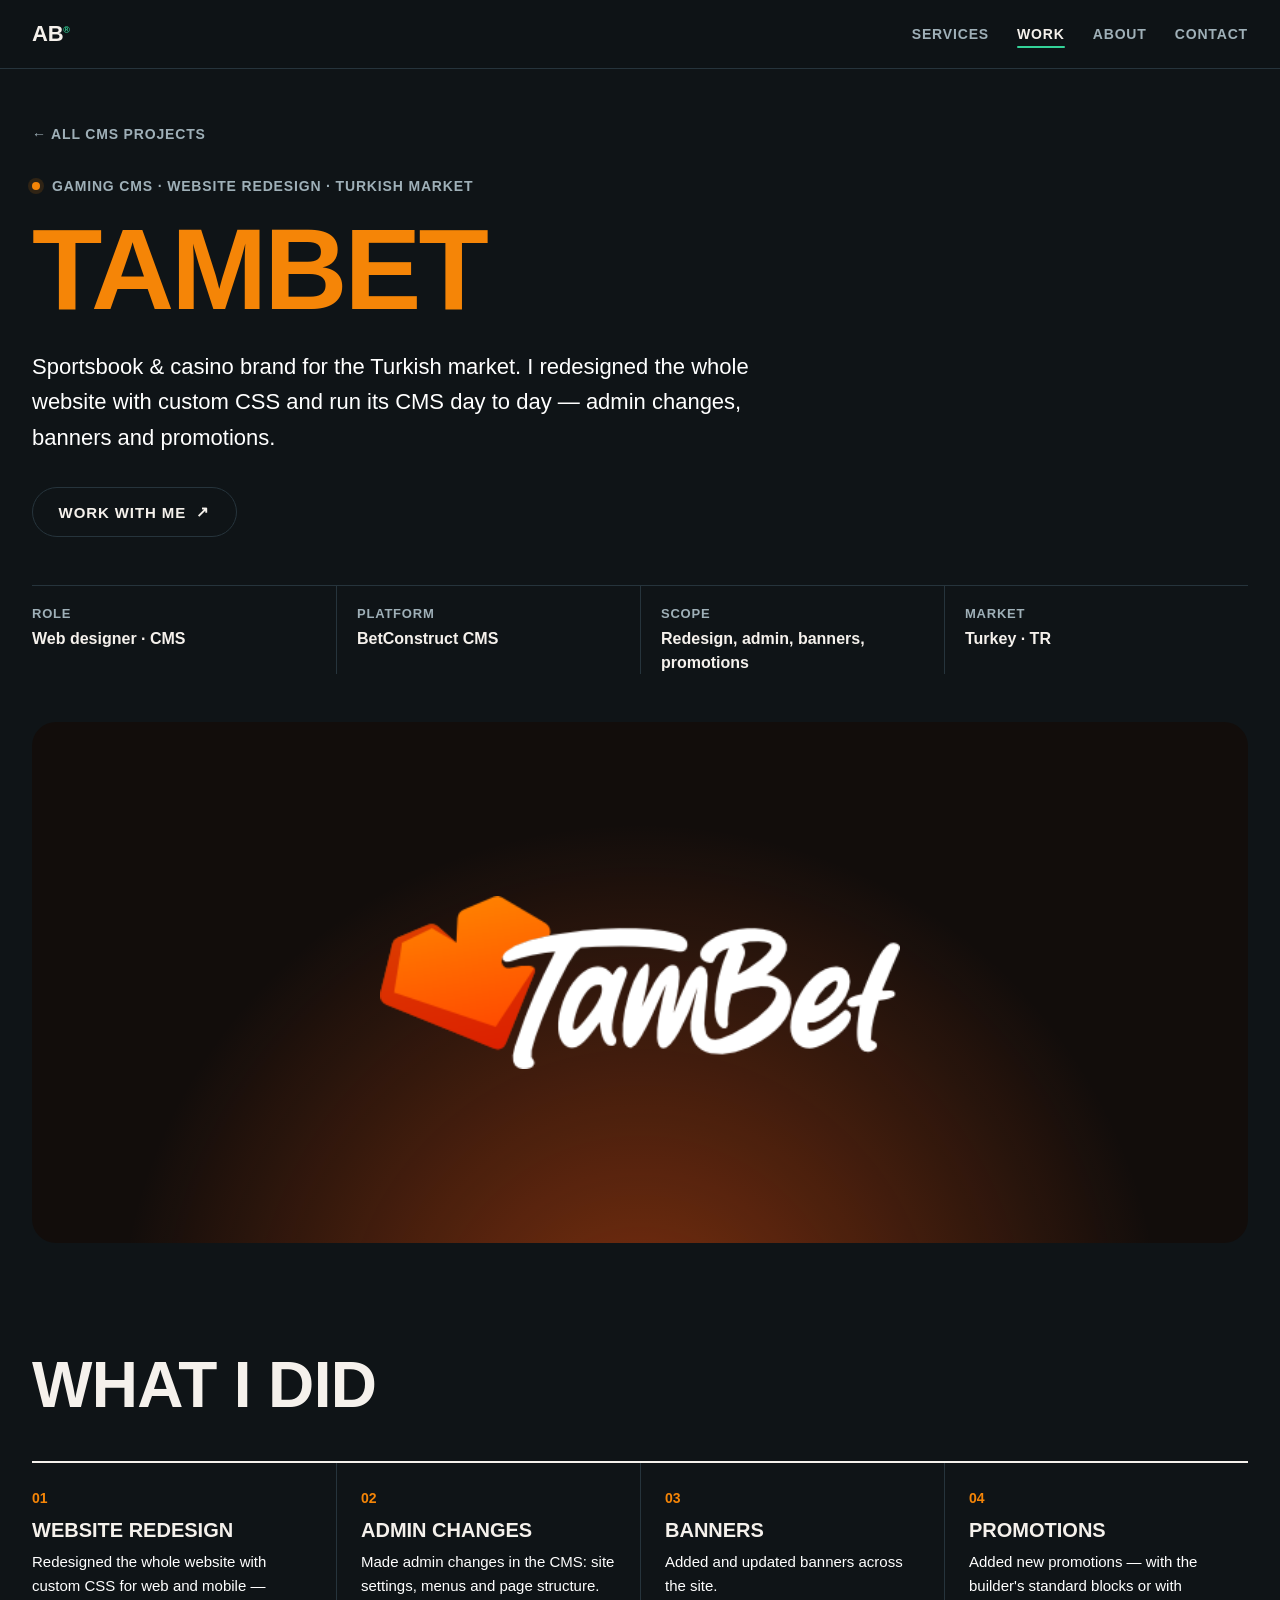
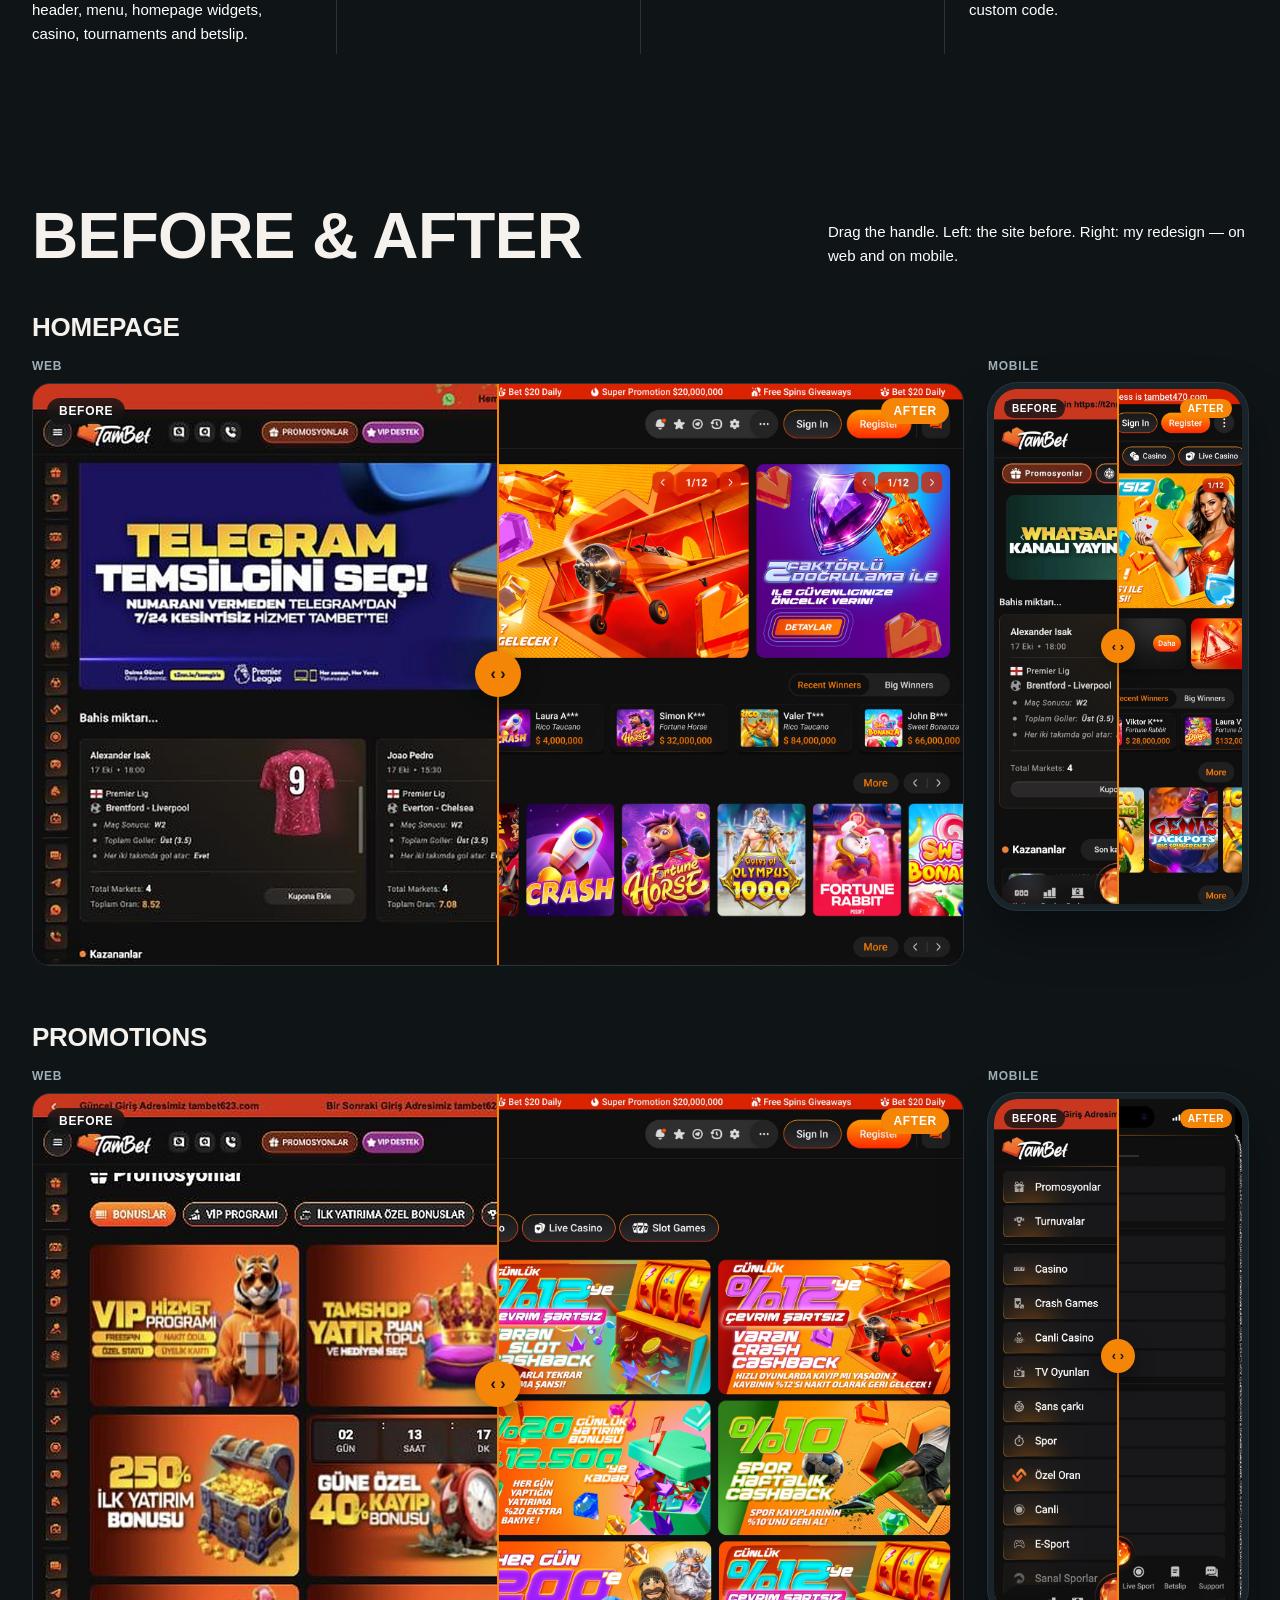
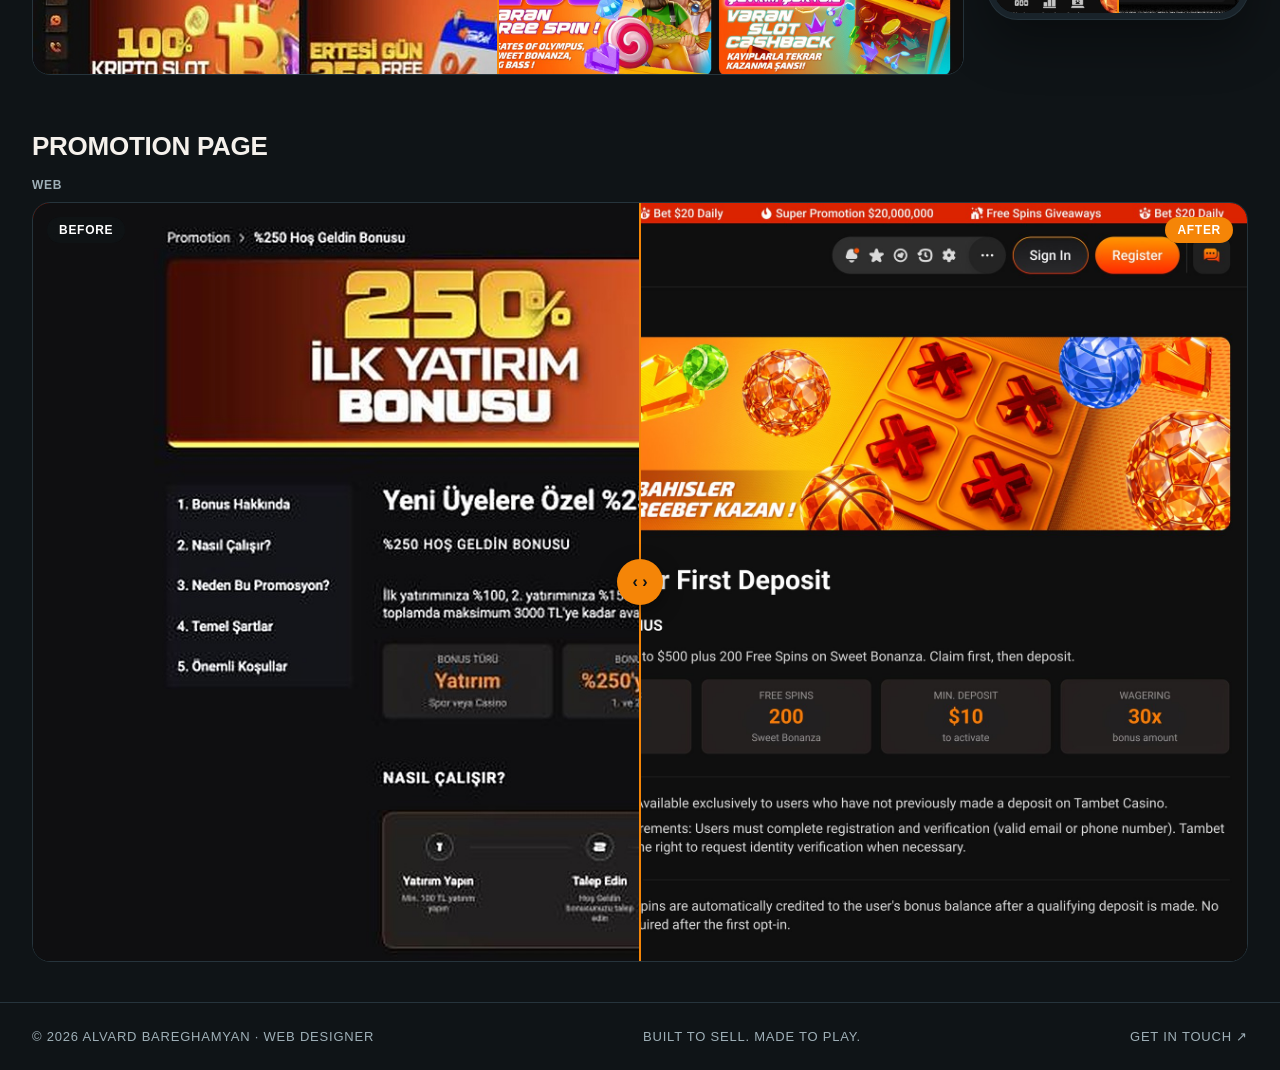
<file: projects/tambet.html>
<!doctype html>
<html lang="en">
<head>
  <meta charset="utf-8">
  <meta name="viewport" content="width=device-width, initial-scale=1">
  <title>Tambet · Alvard Bareghamyan</title>
  <meta name="description" content="Sportsbook &amp;amp; casino brand for the Turkish market. I redesigned the whole website with custom CSS and run its CMS day to day — admin changes, banners and promotions.">
  <link rel="stylesheet" href="../assets/style.css?v=12">
  <script>
    document.documentElement.classList.add('js');
  </script>
</head>
<body class="project-page is-cms">

<header class="nav">
  <div class="wrap nav-inner">
    <a href="../index.html" class="logo" aria-label="Alvard Bareghamyan, home">AB<sup>®</sup></a>
    <nav class="links">
      <a href="../index.html#services">Services</a>
      <a href="../index.html#work" class="active">Work</a>
      <a href="../index.html#about">About</a>
      <a href="../index.html#contact">Contact</a>
    </nav>
  </div>
</header>

<main>

<section class="p-hero">
  <div class="wrap">
    <a href="../index.html#work-cms" class="back reveal">← All CMS projects</a>
    <p class="p-kicker reveal"><span class="dot"></span>Gaming CMS · Website redesign · Turkish market</p>
    <h1 class="reveal">Tambet</h1>
    <p class="p-lead reveal">Sportsbook &amp; casino brand for the Turkish market. I redesigned the whole website with custom CSS and run its CMS day to day — admin changes, banners and promotions.</p>
    <div class="p-cta reveal"><a class="pill pill-line" href="../index.html#contact">Work with me <i>↗</i></a></div>
    <dl class="p-facts reveal"><div><dt>Role</dt><dd>Web designer · CMS</dd></div><div><dt>Platform</dt><dd>BetConstruct CMS</dd></div><div><dt>Scope</dt><dd>Redesign, admin, banners, promotions</dd></div><div><dt>Market</dt><dd>Turkey · TR</dd></div></dl>
  </div>
</section>

<section class="wrap">
  <div class="p-banner reveal img-tambet"><img src="../assets/img/tambet-logo.png" alt="Tambet logo"></div>
</section>

<section class="sec p-sec">
  <div class="wrap">
    <div class="sec-top"><h2 class="reveal">What I did</h2></div>
    <ol class="steps p-did"><li class="reveal"><span class="n">01</span><h4>Website redesign</h4><p>Redesigned the whole website with custom CSS for web and mobile — header, menu, homepage widgets, casino, tournaments and betslip.</p></li><li class="reveal"><span class="n">02</span><h4>Admin changes</h4><p>Made admin changes in the CMS: site settings, menus and page structure.</p></li><li class="reveal"><span class="n">03</span><h4>Banners</h4><p>Added and updated banners across the site.</p></li><li class="reveal"><span class="n">04</span><h4>Promotions</h4><p>Added new promotions — with the builder's standard blocks or with custom code.</p></li></ol>
    
  </div>
</section>

<section class="sec p-sec">
  <div class="wrap">
    <div class="sec-top"><h2 class="reveal">Before &amp; after</h2><p class="sec-note reveal">Drag the handle. Left: the site before. Right: my redesign — on web and on mobile.</p></div>
      <div class="ba-block reveal">
        <div class="ba-head"><h3>Homepage</h3></div>
        <div class="ba-pair">
        <div class="ba-col"><span class="ba-dev">Web</span>
          <figure class="ba" style="--pos:50%">
            <img class="ba-img" src="../assets/img/tambet/home-after.jpg?v=4" alt="Homepage with Alvard's custom CSS" loading="lazy">
            <div class="ba-before"><img class="ba-img" src="../assets/img/tambet/home-before.jpg?v=4" alt="Homepage without custom CSS (platform default)" loading="lazy"></div>
            <span class="ba-line" aria-hidden="true"><b>‹ ›</b></span>
            <span class="ba-tag ba-l">Before</span>
            <span class="ba-tag ba-r">After</span>
            <input class="ba-range" type="range" min="0" max="100" value="50" aria-label="Drag to compare Homepage before and after">
          </figure>
        </div>
        <div class="ba-col ba-col-m"><span class="ba-dev">Mobile</span>
          <figure class="ba ba-m" style="--pos:50%">
            <img class="ba-img" src="../assets/img/tambet/home-m-after.jpg?v=4" alt="Homepage (mobile) with Alvard's custom CSS" loading="lazy">
            <div class="ba-before"><img class="ba-img" src="../assets/img/tambet/home-m-before.jpg?v=4" alt="Homepage (mobile) without custom CSS (platform default)" loading="lazy"></div>
            <span class="ba-line" aria-hidden="true"><b>‹ ›</b></span>
            <span class="ba-tag ba-l">Before</span>
            <span class="ba-tag ba-r">After</span>
            <input class="ba-range" type="range" min="0" max="100" value="50" aria-label="Drag to compare Homepage (mobile) before and after">
          </figure>
        </div>
        </div>
      </div>
      <div class="ba-block reveal">
        <div class="ba-head"><h3>Promotions</h3></div>
        <div class="ba-pair">
        <div class="ba-col"><span class="ba-dev">Web</span>
          <figure class="ba" style="--pos:50%">
            <img class="ba-img" src="../assets/img/tambet/promos-after.jpg?v=4" alt="Promotions with Alvard's custom CSS" loading="lazy">
            <div class="ba-before"><img class="ba-img" src="../assets/img/tambet/promos-before.jpg?v=4" alt="Promotions without custom CSS (platform default)" loading="lazy"></div>
            <span class="ba-line" aria-hidden="true"><b>‹ ›</b></span>
            <span class="ba-tag ba-l">Before</span>
            <span class="ba-tag ba-r">After</span>
            <input class="ba-range" type="range" min="0" max="100" value="50" aria-label="Drag to compare Promotions before and after">
          </figure>
        </div>
        <div class="ba-col ba-col-m"><span class="ba-dev">Mobile</span>
          <figure class="ba ba-m" style="--pos:50%">
            <img class="ba-img" src="../assets/img/tambet/promos-m-after.jpg?v=4" alt="Promotions (mobile) with Alvard's custom CSS" loading="lazy">
            <div class="ba-before"><img class="ba-img" src="../assets/img/tambet/promos-m-before.jpg?v=4" alt="Promotions (mobile) without custom CSS (platform default)" loading="lazy"></div>
            <span class="ba-line" aria-hidden="true"><b>‹ ›</b></span>
            <span class="ba-tag ba-l">Before</span>
            <span class="ba-tag ba-r">After</span>
            <input class="ba-range" type="range" min="0" max="100" value="50" aria-label="Drag to compare Promotions (mobile) before and after">
          </figure>
        </div>
        </div>
      </div>
      <div class="ba-block reveal">
        <div class="ba-head"><h3>Promotion page</h3></div>
        <div class="ba-pair">
        <div class="ba-col"><span class="ba-dev">Web</span>
          <figure class="ba" style="--pos:50%">
            <img class="ba-img" src="../assets/img/tambet/promo-page-after.jpg?v=4" alt="Promotion page with Alvard's custom CSS" loading="lazy">
            <div class="ba-before"><img class="ba-img" src="../assets/img/tambet/promo-page-before.jpg?v=4" alt="Promotion page without custom CSS (platform default)" loading="lazy"></div>
            <span class="ba-line" aria-hidden="true"><b>‹ ›</b></span>
            <span class="ba-tag ba-l">Before</span>
            <span class="ba-tag ba-r">After</span>
            <input class="ba-range" type="range" min="0" max="100" value="50" aria-label="Drag to compare Promotion page before and after">
          </figure>
        </div>
        </div>
      </div>
  </div>
</section>

</main>

<footer class="foot">
  <div class="wrap foot-inner">
    <span>© <span id="y"></span> Alvard Bareghamyan · Web Designer</span>
    <span class="foot-mid">Built to sell. Made to play.</span>
    <a href="../index.html#contact">Get in touch ↗</a>
  </div>
</footer>

<script src="../assets/project.js?v=4"></script>
</body>
</html>
</file>
<file: assets/style.css>
/* Tokens — dark is the default look */
:root {
  --bg: #0F1417;
  --bg-2: #141C21;
  --surface: #19232A;
  --line: #26343C;
  --ink: #F5F1EC;
  --muted: #9FB0B8;
  --dim: #55646C;
  --green: #34D399;
  --green-ink: #34D399;
  --green-soft: rgba(52,211,153,.12);
  --orange: #F58507;
  --orange-soft: rgba(245,133,7,.14);
  --nav: rgba(15,20,23,.82);
  --shadow: 0 24px 48px rgba(0,0,0,.35);
  --display: "Helvetica Neue", Helvetica, Arial, sans-serif;
  --radius: 18px;
  color-scheme: dark;
}

* { box-sizing: border-box; margin: 0; padding: 0; }
html { scroll-behavior: smooth; scroll-padding-top: 72px; }
body { font-family: "Helvetica Neue", Helvetica, Arial, sans-serif; background: var(--bg); color: var(--ink); -webkit-font-smoothing: antialiased; transition: background .3s, color .3s; }
img { max-width: 100%; display: block; }
a { color: inherit; text-decoration: none; }
button { font: inherit; color: inherit; background: none; border: 0; cursor: pointer; }
.wrap { max-width: 1320px; margin: 0 auto; padding: 0 32px; }
:focus-visible { outline: 2px solid var(--green); outline-offset: 3px; border-radius: 6px; }

/* Pills */
.pill { display: inline-flex; align-items: center; gap: 10px; padding: 14px 24px; border-radius: 999px; font-weight: 700; font-size: 15px; transition: background .2s, border-color .2s, color .2s; }
.pill i { font-style: normal; }
.pill-solid { background: var(--green); color: #0F1417; }
.pill-solid:hover { background: #6EE7B7; }
.pill-line { border: 1px solid var(--line); }
.pill-line:hover { border-color: var(--ink); }
.pill-dark { background: #0F1417; color: var(--green); }
.pill-dark:hover { background: #000; }

/* Nav */
.nav { position: sticky; top: 0; z-index: 50; background: var(--nav); backdrop-filter: blur(14px); -webkit-backdrop-filter: blur(14px); border-bottom: 1px solid var(--line); }
.nav-inner { display: flex; align-items: center; gap: 28px; height: 68px; }
.logo { font-family: var(--display); font-size: 22px; letter-spacing: .02em; margin-right: auto; }
.logo sup { font-size: 9px; color: var(--green); }
.links { display: flex; gap: 28px; }
.links a { position: relative; font-size: 14px; font-weight: 600; color: var(--muted); padding: 6px 0; transition: color .2s; }
.links a:hover, .links a.active { color: var(--ink); }
.links a::after { content: ""; position: absolute; left: 0; right: 0; bottom: 0; height: 2px; border-radius: 2px; background: var(--green); transform: scaleX(0); transition: transform .3s; }
.links a.active::after { transform: scaleX(1); }

/* Hero */
.hero { padding: 72px 0 96px; }
.hero-grid { display: grid; grid-template-columns: 1fr 1.15fr; gap: 48px; align-items: center; min-height: calc(100vh - 68px - 168px); }
.who { display: flex; align-items: center; flex-wrap: wrap; gap: 12px; font-size: 14px; color: var(--muted); margin-bottom: 22px; }
.who b { font-family: var(--display); font-weight: 400; font-size: 17px; color: var(--ink); }
.dot { width: 8px; height: 8px; border-radius: 50%; background: var(--green); box-shadow: 0 0 0 4px var(--green-soft); flex: none; }
.hero h1 { font-family: var(--display); font-weight: 400; font-size: clamp(42px, 4.6vw, 66px); line-height: 1.02; letter-spacing: -.01em; }
.hero h1 span { display: block; }
.hero h1 .l1 { color: var(--green-ink); }
.hero h1 .l2 { color: var(--orange); }
.lead { max-width: 520px; margin: 26px 0 34px; font-size: 18px; line-height: 1.65; color: var(--muted); }
.cta { display: flex; flex-wrap: wrap; gap: 12px; }

/* Hero panel */
.panel { display: grid; grid-template-columns: 1fr 1fr; gap: 14px; padding: 14px; border-radius: 26px; background: var(--bg-2); border: 1px solid var(--line); }
.tile { position: relative; display: flex; flex-direction: column; min-height: 540px; padding: 22px; border-radius: 18px; overflow: hidden; border: 1px solid var(--line); background: var(--surface); transition: border-color .3s, transform .3s; }
.tile::before { content: ""; position: absolute; inset: 0; pointer-events: none; opacity: .9;
  -webkit-mask-image: radial-gradient(ellipse at 50% 60%, #000 20%, transparent 80%); mask-image: radial-gradient(ellipse at 50% 60%, #000 20%, transparent 80%); }
.tile-shop::before { background-image: radial-gradient(rgba(52,211,153,.25) 1.2px, transparent 1.4px); background-size: 18px 18px; animation: dots 40s linear infinite; }
.tile-game::before {
  background-image: url("data:image/svg+xml,%3Csvg xmlns='http://www.w3.org/2000/svg' width='120' height='120' viewBox='0 0 160 160'%3E%3Cg fill='none' stroke='%23F58507' stroke-width='1.6' stroke-opacity='.4'%3E%3Cpath d='M30 18c-7 9-14 13-14 20a7 7 0 0 0 12 5l-2 7h8l-2-7a7 7 0 0 0 12-5c0-7-7-11-14-20Z'/%3E%3Cpath d='M120 22l10 14-10 14-10-14Z'/%3E%3Cpath d='M40 112c-4-6-14-4-14 3 0 8 14 15 14 15s14-7 14-15c0-7-10-9-14-3Z'/%3E%3Crect x='104' y='100' width='30' height='30' rx='6'/%3E%3C/g%3E%3Cg fill='%23F58507' fill-opacity='.4'%3E%3Ccircle cx='112' cy='108' r='2.4'/%3E%3Ccircle cx='119' cy='115' r='2.4'/%3E%3Ccircle cx='126' cy='122' r='2.4'/%3E%3C/g%3E%3C/svg%3E");
  background-size: 120px 120px; animation: suits 50s linear infinite; }
.tile::after { content: ""; position: absolute; left: 50%; top: 55%; width: 300px; height: 300px; margin: -150px 0 0 -150px; border-radius: 50%; pointer-events: none; animation: glow 6s ease-in-out infinite; }
.tile-shop::after { background: radial-gradient(circle, rgba(52,211,153,.16), transparent 65%); }
.tile-game::after { background: radial-gradient(circle, rgba(245,133,7,.2), transparent 65%); }
@keyframes dots { to { background-position: 18px 18px; } }
@keyframes suits { to { background-position: 120px -120px; } }
@keyframes glow { 50% { transform: scale(1.15); opacity: .6; } }
.tile:hover { transform: translateY(-4px); }
.tile-shop:hover { border-color: var(--green); }
.tile-game:hover { border-color: var(--orange); }
.tile-label { position: relative; z-index: 2; display: flex; align-items: center; gap: 10px; font-family: var(--display); font-size: 24px; }
.tile-label b { font-weight: 400; font-size: 12px; padding: 4px 8px; border-radius: 999px; color: #0F1417; }
.tile-shop .tile-label b { background: var(--green); }
.tile-game .tile-label b { background: var(--orange); }
.tile-label i { margin-left: auto; font-style: normal; font-size: 16px; color: var(--muted); transition: transform .3s, color .3s; }
.tile:hover .tile-label i { transform: translate(3px, -3px); color: var(--ink); }
.tile-art { position: relative; z-index: 2; flex: 1; display: block; }
.tile-foot { position: relative; z-index: 2; font-size: 14px; font-weight: 600; color: var(--muted); }

/* Mini admin cards */
.mini { position: absolute; display: block; width: 168px; padding-bottom: 12px; border-radius: 14px; overflow: hidden; background: var(--bg-2); border: 1px solid var(--line); box-shadow: var(--shadow); transition: transform .5s cubic-bezier(.2,.8,.2,1); }
.mini.m1 { right: 4px; top: 30px; transform: rotate(5deg); }
.mini.m2 { left: 0; bottom: 18px; transform: rotate(-6deg); }
.tile:hover .mini.m1 { transform: rotate(8deg) translateY(-8px); }
.tile:hover .mini.m2 { transform: rotate(-9deg) translateY(-4px); }
.mini-bar { display: flex; align-items: center; gap: 4px; padding: 8px 10px; background: var(--surface); border-bottom: 1px solid var(--line); }
.mini-bar i { width: 6px; height: 6px; border-radius: 50%; background: #FF6159; }
.mini-bar i:nth-child(2) { background: #FFBD2E; } .mini-bar i:nth-child(3) { background: #28C941; }
.mini-bar span { margin-left: 6px; font-size: 10px; font-weight: 800; color: var(--ink); }
.mini-rows { display: flex; flex-direction: column; gap: 6px; padding: 10px 10px 0; }
.mrow { display: flex; align-items: center; gap: 6px; opacity: 0; animation: rowIn 6s infinite; }
.mrow b { width: 18px; height: 18px; border-radius: 5px; background: var(--c); flex: none; }
.mrow s { flex: 1; height: 6px; border-radius: 3px; background: var(--line); }
.mrow em { font-style: normal; font-size: 7.5px; font-weight: 800; padding: 2px 5px; border-radius: 999px; background: var(--green-soft); color: var(--green-ink); }
.mrow:nth-child(2) { animation-delay: .25s; } .mrow:nth-child(3) { animation-delay: .5s; }
.mrow-new { animation-name: rowNew; }
.mrow-new em { background: var(--orange-soft); color: var(--orange); }
@keyframes rowIn { 0% { opacity: 0; transform: translateX(10px); } 8%, 88% { opacity: 1; transform: none; } 96%, 100% { opacity: 0; } }
@keyframes rowNew { 0%, 40% { opacity: 0; transform: scale(.85); } 48% { opacity: 1; transform: scale(1.06); } 54%, 88% { opacity: 1; transform: none; } 96%, 100% { opacity: 0; } }
.mini-kpis { display: grid; grid-template-columns: 1fr 1fr; gap: 6px; padding: 10px 10px 4px; }
.mini-kpis span { height: 22px; border-radius: 6px; background: var(--surface); border: 1px solid var(--line); position: relative; overflow: hidden; }
.mini-kpis span::after { content: ""; position: absolute; left: 6px; bottom: 6px; height: 4px; border-radius: 2px; background: var(--green); animation: kpi 6s infinite; }
.mini-kpis span:nth-child(2)::after { background: var(--orange); animation-delay: .3s; }
@keyframes kpi { 0% { width: 0; } 30%, 90% { width: 60%; } 100% { width: 0; } }
.mini-chart { display: block; width: calc(100% - 20px); height: 60px; margin: 6px 10px 0; overflow: visible; }
.mini-chart polyline { fill: none; stroke: var(--green); stroke-width: 2.5; stroke-linecap: round; stroke-linejoin: round; vector-effect: non-scaling-stroke; stroke-dasharray: 300; stroke-dashoffset: 300; animation: miniDraw 6s infinite; }
@keyframes miniDraw { 0% { stroke-dashoffset: 300; } 45%, 90% { stroke-dashoffset: 0; } 100% { stroke-dashoffset: 300; opacity: 0; } }
.promo-banner { position: relative; display: block; margin: 10px 10px 8px; padding: 14px 12px; border-radius: 10px; color: #fff; background: linear-gradient(120deg, #F58507, #B96205); overflow: hidden; }
.promo-banner::after { content: ""; position: absolute; inset: 0; background: linear-gradient(100deg, transparent 30%, rgba(255,255,255,.35) 50%, transparent 70%); transform: translateX(-100%); animation: shine 4s ease-in-out infinite; }
.promo-banner b { display: block; font-family: var(--display); font-weight: 400; font-size: 22px; line-height: 1; }
.promo-banner small { font-size: 9px; font-weight: 800; letter-spacing: .08em; text-transform: uppercase; }
@keyframes shine { 0%, 40% { transform: translateX(-100%); } 70%, 100% { transform: translateX(100%); } }
.langs { display: flex; gap: 4px; padding: 0 10px; }
.langs span { flex: 1; text-align: center; font-size: 8.5px; font-weight: 800; padding: 4px 0; border-radius: 6px; background: var(--surface); border: 1px solid var(--line); color: var(--muted); animation: lang 6s infinite; }
.langs span:nth-child(2) { animation-delay: 1.5s; } .langs span:nth-child(3) { animation-delay: 3s; } .langs span:nth-child(4) { animation-delay: 4.5s; }
@keyframes lang { 0%, 22% { background: var(--orange); color: #fff; border-color: var(--orange); } 25%, 100% { background: var(--surface); color: var(--muted); border-color: var(--line); } }
.code { display: flex; flex-direction: column; gap: 7px; padding: 12px 12px 4px; }
.code span { display: block; height: 6px; width: 0; margin-left: var(--x, 0); border-radius: 3px; background: var(--orange); opacity: .85; animation: codeType 6s infinite; }
.code span:nth-child(even) { background: var(--green); }
.code span:nth-child(2) { animation-delay: .3s; } .code span:nth-child(3) { animation-delay: .6s; } .code span:nth-child(4) { animation-delay: .9s; }
.code span:nth-child(5) { animation-delay: 1.2s; } .code span:nth-child(6) { animation-delay: 1.5s; }
@keyframes codeType { 0% { width: 0; } 15%, 85% { width: var(--w); } 100% { width: 0; } }

/* Sections */
.sec { padding: 110px 0; border-top: 1px solid var(--line); }
.sec-top { display: flex; align-items: flex-end; justify-content: space-between; flex-wrap: wrap; gap: 20px; margin-bottom: 44px; }
.sec-top h2 { font-family: var(--display); font-weight: 400; font-size: clamp(38px, 5vw, 64px); line-height: 1; }

/* Work */
.work-group + .work-group { margin-top: 80px; }
.work-head { display: flex; align-items: center; gap: 12px; font-family: var(--display); font-weight: 400; font-size: 26px; padding-bottom: 18px; margin-bottom: 32px; border-bottom: 2px solid var(--ink); }
.work-head sup { font-size: 13px; color: var(--muted); }
.work-cms .dot { background: var(--orange); box-shadow: 0 0 0 4px var(--orange-soft); }
.cards { display: grid; gap: 40px 28px; }
.cards-three { grid-template-columns: repeat(3, 1fr); }
.cards-two { grid-template-columns: repeat(2, 1fr); }
.cards-shop > .card:only-child { grid-column: 1 / -1; display: grid; grid-template-columns: 1.4fr 1fr; gap: 40px; align-items: center; }
.cards-shop > .card:only-child .card-img { margin-bottom: 0; }
.card-body { display: flex; flex-direction: column; gap: 8px; }
.cards-shop > .card:only-child .card-title { font-size: 36px; }
.card-link { display: none; margin-top: 14px; font-weight: 700; color: var(--green-ink); }
.card-link i { font-style: normal; }
.card { display: flex; flex-direction: column; text-align: left; gap: 6px; }
.card.hide { display: none; }
.card-img { position: relative; display: grid; place-items: center; aspect-ratio: 16 / 10; margin-bottom: 14px; border-radius: var(--radius); overflow: hidden; background: #000; }
.card-img > * { transition: transform .6s cubic-bezier(.2,.8,.2,1); }
.card-img > img { width: 100%; height: 100%; object-fit: cover; }
.card:hover .card-img > * { transform: scale(1.05); }
.img-sanpur { background: #14525F; }
.img-sanpur > img { width: 62%; height: auto; object-fit: contain; }
.img-odaro { background: radial-gradient(circle at 50% 120%, rgba(245,133,7,.45), transparent 60%), #0D0F14; }
.img-tambet { background: radial-gradient(circle at 50% 120%, rgba(255,90,20,.45), transparent 60%), #120D0B; }
.card-img.img-odaro > img, .card-img.img-tambet > img { width: 62%; height: auto; object-fit: contain; }
.img-odaro b { font-family: var(--display); font-weight: 400; font-size: clamp(30px, 4vw, 52px); letter-spacing: .1em; color: #fff; }
.img-promo { background: linear-gradient(135deg, #0F3D36, #082622); color: #fff; display: flex; flex-direction: column; align-items: center; justify-content: center; gap: 4px; }
.img-promo b { font-family: var(--display); font-weight: 400; font-size: 64px; line-height: 1; color: var(--orange); }
.img-promo small { font-weight: 800; letter-spacing: .14em; text-transform: uppercase; }
.img-promo em { font-style: normal; margin-top: 12px; padding: 8px 28px; border-radius: 999px; background: var(--green); color: #0F1417; font-weight: 800; }
.card-title { display: flex; align-items: center; gap: 10px; font-family: var(--display); font-size: 26px; }
.card-title i { font-style: normal; font-size: 16px; color: var(--green-ink); transition: transform .3s; }
.card[data-cat="gaming"] .card-title i { color: var(--orange); }
.card:hover .card-title i { transform: translate(3px, -3px); }
.card-meta { font-size: 13px; font-weight: 600; color: var(--muted); }
.card-text { font-size: 15px; line-height: 1.55; opacity: .85; max-width: 520px; }

/* Services */
.svc-cols { display: grid; grid-template-columns: 1fr 1fr; gap: 56px; }
.svc-col h3 { display: flex; align-items: center; gap: 12px; font-family: var(--display); font-weight: 400; font-size: 26px; padding-bottom: 18px; border-bottom: 2px solid var(--ink); }
.svc-game .dot { background: var(--orange); box-shadow: 0 0 0 4px var(--orange-soft); }
.svc-list { list-style: none; }
.svc-list li { display: grid; grid-template-columns: 52px 1fr; gap: 12px; padding: 24px 0; border-bottom: 1px solid var(--line); }
.svc-list .n { font-family: var(--display); font-size: 14px; color: var(--green-ink); padding-top: 4px; }
.svc-game .n { color: var(--orange); }
.svc-list h4 { font-size: 20px; font-weight: 800; margin-bottom: 6px; }
.svc-list p { color: var(--muted); line-height: 1.6; }
.snippet { display: inline-flex; align-items: center; margin-top: 12px; min-height: 1.6em; padding: 6px 10px; border-radius: 8px; font: 700 13px ui-monospace, Menlo, monospace; color: var(--green-ink); background: var(--green-soft); }
.caret { display: inline-block; width: 2px; height: 1.1em; margin-left: 3px; background: currentColor; animation: blink 1s steps(1) infinite; }
@keyframes blink { 50% { opacity: 0; } }

/* About */
.statement { font-family: var(--display); font-weight: 400; font-size: clamp(36px, 5.4vw, 72px); line-height: 1.08; max-width: 980px; }
.statement-sub { max-width: 640px; margin: 48px 0 0 auto; font-size: clamp(20px, 2.2vw, 28px); line-height: 1.45; font-weight: 600; }
.statement-sub mark { background: none; color: var(--green-ink); }
[data-words] .w { color: var(--dim); transition: color .4s; }
[data-words] .w.lit { color: var(--ink); }
[data-words] mark .w.lit { color: var(--green-ink); }
.about-grid { display: grid; grid-template-columns: 1fr 1.4fr; gap: 56px; margin-top: 96px; }
.stats { display: flex; flex-direction: column; gap: 14px; }
.stat { display: flex; align-items: center; gap: 22px; padding: 22px 24px; border-radius: var(--radius); background: var(--surface); border: 1px solid var(--line); }
.stat b { font-family: var(--display); font-weight: 400; font-size: 56px; line-height: 1; color: var(--green-ink); min-width: 48px; }
.stat:nth-child(2) b, .stat:nth-child(3) b { color: var(--orange); }
.stat span { font-size: 14px; line-height: 1.5; color: var(--muted); }
.facts div { display: grid; grid-template-columns: 120px 1fr; gap: 18px; padding: 22px 0; border-bottom: 1px solid var(--line); }
.facts div:first-child { border-top: 1px solid var(--line); }
.facts dt { font-size: 13px; font-weight: 700; color: var(--muted); padding-top: 6px; }
.facts dd { font-weight: 700; }
.tags { display: flex; flex-wrap: wrap; gap: 8px; }
.tags span { font-size: 13px; font-weight: 600; padding: 6px 12px; border-radius: 999px; border: 1px solid var(--line); }

/* Process */
.steps { list-style: none; display: grid; grid-template-columns: repeat(4, 1fr); border-top: 2px solid var(--ink); }
.steps li { padding: 26px 24px 8px 0; }
.steps li + li { padding-left: 24px; border-left: 1px solid var(--line); }
.steps .n { font-family: var(--display); font-size: 14px; color: var(--orange); }
.steps h4 { font-size: 20px; font-weight: 800; margin: 12px 0 8px; }
.steps p { color: var(--muted); line-height: 1.6; font-size: 15px; }

/* Contact */
.contact { background: var(--green); color: #0F1417; padding: 120px 0; }
.kicker { font-weight: 700; font-size: 14px; margin-bottom: 18px; }
.contact h2 { font-family: var(--display); font-weight: 400; font-size: clamp(42px, 7vw, 96px); line-height: 1.08; }
.hl { display: inline-block; margin-top: 6px; padding: 0 16px 6px; border-radius: 12px; background: #0F1417; color: var(--green); }
.mail-row { display: flex; align-items: center; flex-wrap: wrap; gap: 18px; margin: 48px 0 26px; }
.mail { font-size: clamp(20px, 3vw, 34px); font-weight: 700; border-bottom: 3px solid currentColor; overflow-wrap: anywhere; }
.contact-pills { display: flex; flex-wrap: wrap; gap: 10px; }
.contact .pill-line { border-color: rgba(15,20,23,.3); }
.contact .pill-line:hover { border-color: #0F1417; }

/* Footer */
.foot { background: var(--bg); border-top: 1px solid var(--line); }
.foot-inner { display: flex; justify-content: space-between; align-items: center; gap: 16px; flex-wrap: wrap; padding-block: 26px; font-size: 13px; color: var(--muted); }
.foot a:hover { color: var(--ink); }

/* Toast */
.toast { position: fixed; left: 50%; bottom: 28px; z-index: 90; padding: 12px 20px; border-radius: 999px; background: var(--ink); color: var(--bg); font-weight: 700; box-shadow: var(--shadow); transform: translate(-50%, 140%); opacity: 0; transition: transform .35s cubic-bezier(.3,1.4,.5,1), opacity .3s; }
.toast.show { transform: translate(-50%, 0); opacity: 1; }

/* Reveal */
.js .reveal { opacity: 0; translate: 0 28px; }
.reveal { transition: opacity .8s var(--d, 0ms), translate .8s cubic-bezier(.2,.8,.2,1) var(--d, 0ms); }
.reveal.in { opacity: 1; translate: 0 0; }

/* Responsive */
@media (max-width: 1024px) {
  .hero-grid { grid-template-columns: 1fr; min-height: 0; }
  .panel { max-width: 640px; }
  .svc-cols, .about-grid { grid-template-columns: 1fr; }
  .cards-three { grid-template-columns: 1fr 1fr; }
  .cards-shop > .card:only-child { grid-template-columns: 1fr; gap: 14px; }
  .steps { grid-template-columns: 1fr 1fr; }
  .steps li:nth-child(3) { padding-left: 0; border-left: 0; }
  .steps li:nth-child(n+3) { border-top: 1px solid var(--line); }
}
@media (max-width: 720px) {
  .wrap { padding: 0 16px; }
  .links { display: none; }
  .hero { padding: 48px 0 72px; }
  .tile { min-height: 360px; padding: 14px; }
  .mini { width: 138px; }
  .mini.m1 { right: -6px; }
  .cards, .cards-three, .cards-two { grid-template-columns: 1fr; }
  .sec { padding: 80px 0; }
  .statement-sub { margin-top: 32px; }
  .about-grid { margin-top: 64px; }
  .facts div { grid-template-columns: 1fr; gap: 8px; }
  .steps { grid-template-columns: 1fr; }
  .steps li, .steps li + li { padding: 22px 0 8px; border-left: 0; }
  .steps li + li { border-top: 1px solid var(--line); }
  .contact { padding: 84px 0; }
  .foot-mid { display: none; }
}
@media (max-width: 420px) {
  .panel { grid-template-columns: 1fr; }
  .tile { min-height: 320px; }
  .mini { width: 150px; }
}
@media (prefers-reduced-motion: reduce) {
  *, *::before, *::after { animation: none !important; transition: none !important; }
  .reveal, .mrow { opacity: 1 !important; translate: none !important; }
  .code span { width: var(--w) !important; }
  .mini-chart polyline { stroke-dashoffset: 0 !important; }
}
.cards-shop > .card:only-child .card-link { display: inline; }

/* ===== Project pages ===== */
.p-hero { padding: 56px 0 48px; }
.back { display: inline-block; margin-bottom: 36px; font-size: 14px; font-weight: 700; color: var(--muted); }
.back:hover { color: var(--ink); }
.p-kicker { display: flex; align-items: center; gap: 12px; font-size: 14px; font-weight: 600; color: var(--muted); }
.is-cms .p-kicker .dot { background: var(--orange); box-shadow: 0 0 0 4px var(--orange-soft); }
.p-hero h1 { font-family: var(--display); font-weight: 400; font-size: clamp(56px, 9vw, 128px); line-height: 1; margin: 18px 0 22px; }
.is-shop .p-hero h1 { color: var(--green-ink); }
.is-cms .p-hero h1 { color: var(--orange); }
.p-lead { max-width: 760px; font-size: clamp(18px, 1.8vw, 22px); line-height: 1.6; color: var(--muted); }
.p-cta { display: flex; flex-wrap: wrap; gap: 12px; margin: 32px 0 48px; }
.is-cms .pill-solid { background: var(--orange); }
.is-cms .pill-solid:hover { background: #FFA133; }
.p-facts { display: grid; grid-template-columns: repeat(4, 1fr); border-top: 1px solid var(--line); }
.p-facts div { padding: 20px 20px 0 0; }
.p-facts div + div { padding-left: 20px; border-left: 1px solid var(--line); }
.p-facts dt { font-size: 13px; font-weight: 700; color: var(--muted); margin-bottom: 6px; }
.p-facts dd { font-weight: 700; line-height: 1.45; }
.p-banner { display: grid; place-items: center; aspect-ratio: 21 / 9; border-radius: 24px; overflow: hidden; }
.p-banner > img { width: min(46%, 520px); height: auto; }
.p-banner.img-promo b { font-size: clamp(64px, 10vw, 140px); }
.p-sec { border-top: 0; padding-bottom: 40px; }
.p-did { grid-template-columns: repeat(4, 1fr); }
.p-did .n { color: var(--green-ink); }
.is-cms .p-did .n { color: var(--orange); }
.p-also { margin-top: 28px; color: var(--muted); }
.sec-note { max-width: 420px; color: var(--muted); line-height: 1.6; font-size: 15px; }

/* Before / after */
.ba-block + .ba-block { margin-top: 56px; }
.ba-head { display: flex; align-items: baseline; gap: 14px; margin-bottom: 16px; }
.ba-head h3 { font-family: var(--display); font-weight: 400; font-size: 26px; }
.ba { position: relative; aspect-ratio: 1440 / 900; border-radius: 18px; overflow: hidden; border: 1px solid var(--line); background: #000; user-select: none; }
.ba-img { position: absolute; inset: 0; width: 100%; height: 100%; object-fit: cover; object-position: top; }
.ba-before { position: absolute; inset: 0; clip-path: inset(0 calc(100% - var(--pos)) 0 0); }
.ba-line { position: absolute; top: 0; bottom: 0; left: var(--pos); width: 2px; margin-left: -1px; background: var(--orange); pointer-events: none; }
.ba-line b { position: absolute; top: 50%; left: 50%; width: 46px; height: 46px; margin: -23px 0 0 -23px; display: grid; place-items: center; border-radius: 50%; background: var(--orange); color: #0F1417; font-weight: 800; font-size: 16px; box-shadow: 0 6px 20px rgba(0,0,0,.4); }
.ba-tag { position: absolute; top: 14px; padding: 6px 12px; border-radius: 999px; font-size: 12px; font-weight: 800; background: rgba(15,20,23,.8); color: #fff; backdrop-filter: blur(6px); pointer-events: none; }
.ba-l { left: 14px; }
.ba-r { right: 14px; background: var(--orange); color: #0F1417; }
.ba-range { position: absolute; inset: 0; width: 100%; height: 100%; margin: 0; opacity: 0; cursor: ew-resize; -webkit-appearance: none; appearance: none; }
.ba-range:focus-visible + * , .ba:focus-within .ba-line b { outline: 3px solid #fff; }

.p-shot img { width: 100%; border-radius: 18px; border: 1px solid var(--line); }
.p-shot figcaption { margin-top: 10px; font-size: 13px; color: var(--muted); }

/* Next project */
.next { display: block; margin-top: 80px; border-top: 1px solid var(--line); transition: background .3s; }
.next:hover { background: var(--bg-2); }
.next-inner { display: flex; flex-direction: column; gap: 10px; padding-block: 64px; }
.next-label { font-size: 14px; font-weight: 700; color: var(--muted); }
.next-name { font-family: var(--display); font-size: clamp(40px, 7vw, 96px); line-height: 1; }
.next-name i { font-style: normal; display: inline-block; transition: transform .3s; color: var(--green-ink); }
.next:hover .next-name i { transform: translateX(10px); }

@media (max-width: 1024px) {
  .p-facts, .p-did { grid-template-columns: 1fr 1fr; }
  .p-facts div:nth-child(3) { padding-left: 0; border-left: 0; }
}
@media (max-width: 720px) {
  .p-facts, .p-did { grid-template-columns: 1fr; }
  .p-facts div, .p-facts div + div { padding: 16px 0 0; border-left: 0; }
  .p-banner { aspect-ratio: 4 / 3; }
  .ba-tag { font-size: 10px; top: 10px; }
  .ba-line b { width: 36px; height: 36px; margin: -18px 0 0 -18px; }
}

/* Web + mobile pair */
.ba-pair { display: grid; grid-template-columns: minmax(0, 1fr) 260px; gap: 24px; align-items: start; }
.ba-col { display: flex; flex-direction: column; gap: 10px; min-width: 0; }
.ba-dev { font-size: 12px; font-weight: 800; letter-spacing: .08em; text-transform: uppercase; color: var(--muted); }
.ba.ba-m { aspect-ratio: 375 / 760; border-radius: 30px; border: 6px solid var(--surface); box-shadow: 0 0 0 1px var(--line), var(--shadow); }
.ba.ba-m .ba-tag { top: 10px; font-size: 10px; padding: 4px 8px; }
.ba.ba-m .ba-l { left: 10px; }
.ba.ba-m .ba-r { right: 10px; }
.ba.ba-m .ba-line b { width: 34px; height: 34px; margin: -17px 0 0 -17px; font-size: 13px; }
@media (max-width: 900px) {
  .ba-pair { grid-template-columns: 1fr; }
  .ba-col-m { max-width: 300px; }
}
.ba-pair:not(:has(.ba-col-m)) { grid-template-columns: 1fr; }

/* Redesign screens (scroll on hover) */
.shot-frame { border-radius: 18px; overflow: hidden; border: 1px solid var(--line); background: var(--surface); }
.shot-bar { display: flex; gap: 6px; padding: 10px 14px; border-bottom: 1px solid var(--line); }
.shot-bar i { width: 9px; height: 9px; border-radius: 50%; background: #FF6159; }
.shot-bar i:nth-child(2) { background: #FFBD2E; } .shot-bar i:nth-child(3) { background: #28C941; }
.shot-view { --h: 520px; height: var(--h); overflow: hidden; background: #0D0D0D; }
.shot-view img { width: 100%; height: auto; transform: translateY(0); transition: transform 6s cubic-bezier(.45,0,.55,1); }
.shot:hover .shot-view img { transform: translateY(calc(-100% + var(--h))); transition-duration: 8s; }
.shot-m .shot-frame { border-radius: 30px; border: 6px solid var(--surface); box-shadow: 0 0 0 1px var(--line), var(--shadow); }
.shot-m .shot-view { --h: 540px; }
@media (max-width: 900px) { .shot-view { --h: 380px; } .shot-m .shot-view { --h: 480px; } }
@media (min-width: 1025px) { .tile .mini { zoom: 1.22; } }

/* In-progress badge */
.status { display: inline-flex; align-items: center; gap: 7px; padding: 6px 12px; border-radius: 999px; font: 700 12px "Helvetica Neue", Helvetica, Arial, sans-serif; letter-spacing: .02em; background: rgba(15,20,23,.85); color: var(--green); border: 1px solid rgba(52,211,153,.35); backdrop-filter: blur(6px); }
.status i { width: 7px; height: 7px; border-radius: 50%; background: var(--green); animation: pulse 1.6s ease-in-out infinite; }
@keyframes pulse { 50% { opacity: .3; transform: scale(.8); } }
.card-img .status { position: absolute; top: 14px; left: 14px; z-index: 2; transform: none !important; }
.p-kicker .status { margin-left: 4px; }

/* Promo text follows the language pills */
.promo-txt { display: grid; margin-top: 4px; line-height: 1.25; }
.promo-txt span { grid-area: 1 / 1; opacity: 0; animation: langText 6s infinite; }
.promo-txt span:nth-child(2) { animation-delay: 1.5s; }
.promo-txt span:nth-child(3) { animation-delay: 3s; }
.promo-txt span:nth-child(4) { animation-delay: 4.5s; }
@keyframes langText { 0%, 22% { opacity: 1; transform: none; } 2% { opacity: 1; } 25%, 100% { opacity: 0; transform: translateY(3px); } }
@media (prefers-reduced-motion: reduce) { .promo-txt span:first-child { opacity: 1 !important; } }

/* Uppercase headings, labels and buttons */
.links a, .pill, .logo, .who, .tile-label, .tile-foot, .sec-top h2, .work-head, .svc-col h3, .svc-list h4, .steps h4,
.card-title, .card-meta, .card-link, .p-kicker, .p-hero h1, .p-facts dt, .facts dt, .ba-head h3, .ba-dev, .ba-tag, .status,
.tags span, .stat span, .kicker, .contact h2, .next-label, .next-name, .foot-inner, .back, .steps .n, .svc-list .n {
  text-transform: uppercase;
}
.links a, .pill, .tile-foot, .card-meta, .p-kicker, .p-facts dt, .facts dt, .ba-dev, .ba-tag, .status, .tags span, .stat span, .kicker, .next-label, .back, .foot-inner { letter-spacing: .06em; }
.mail, .snippet, .snippet *, .statement, .statement-sub, .lead, .card-text, .p-lead, .svc-list p, .steps p { text-transform: none; letter-spacing: normal; }

/* Full-width hero */
.nav .wrap, .hero .wrap { max-width: none; padding-inline: clamp(20px, 3.6vw, 96px); }
.hero { padding: 0; }
.hero-grid { grid-template-columns: minmax(0, 1fr) minmax(0, 1.3fr); gap: clamp(32px, 4.5vw, 120px); align-items: stretch; min-height: calc(100vh - 68px); padding-block: clamp(28px, 5vh, 80px); }
.hero-copy { display: flex; flex-direction: column; justify-content: center; }
.hero h1 { font-size: clamp(42px, 5.8vw, 120px); }
.who { font-size: clamp(14px, 1vw, 20px); margin-bottom: clamp(18px, 2.4vh, 32px); }
.who b { font-size: clamp(17px, 1.3vw, 26px); }
.lead { max-width: min(640px, 100%); font-size: clamp(18px, 1.35vw, 26px); margin: clamp(22px, 3vh, 40px) 0 clamp(26px, 4vh, 48px); }
.pill { font-size: clamp(15px, 1.05vw, 20px); padding: clamp(14px, 1.2vw, 22px) clamp(24px, 2vw, 40px); }
.panel { align-self: stretch; height: 100%; gap: clamp(14px, 1.2vw, 28px); padding: clamp(14px, 1.2vw, 28px); border-radius: clamp(26px, 2vw, 40px); }
.tile { min-height: 0; padding: clamp(22px, 1.8vw, 40px); border-radius: clamp(18px, 1.5vw, 30px); }
.tile-label { font-size: clamp(24px, 1.8vw, 36px); }
.tile-foot { font-size: clamp(14px, 1vw, 20px); }
@media (min-width: 1025px) { .tile .mini { zoom: 1.22; } }
@media (min-width: 1500px) { .tile .mini { zoom: 1.5; } }
@media (min-width: 1800px) { .tile .mini { zoom: 1.75; } }
@media (min-width: 2200px) { .tile .mini { zoom: 2.1; } }
@media (max-width: 1024px) { .hero-grid { grid-template-columns: 1fr; min-height: 0; } .panel { height: auto; } .tile { min-height: 420px; } }
@media (max-width: 720px) { .tile { min-height: 360px; } }
.project-page .nav .wrap { max-width: 1320px; padding-inline: 32px; }
@media (max-width: 720px) { .project-page .nav .wrap { padding-inline: 16px; } }

/* About: one shared two-column grid so every block lines up */
@media (min-width: 1025px) {
  .about > .wrap { display: grid; grid-template-columns: minmax(0, 1fr) minmax(0, 1.4fr); column-gap: 56px; align-items: start; }
  .about .statement { grid-column: 1 / -1; max-width: none; }
  .about .statement-sub { grid-column: 1 / -1; max-width: 860px; margin: 40px 0 0; }
  .about .about-grid { display: contents; }
  .about .stats { grid-column: 1; margin-top: 72px; }
  .about .facts { grid-column: 2; margin-top: 72px; }
}
.is-cms .pill-solid, .is-cms .pill-solid i { color: #fff; }

/* White body text */
.lead, .p-lead, .svc-list p, .steps p, .card-text, .sec-note, .stat span { color: #fff; opacity: 1; }

/* Highlighted note */
.p-also { margin-top: 32px; padding: 20px 24px; border-radius: 16px; border: 1px solid rgba(245,133,7,.35); border-left: 4px solid var(--orange); background: linear-gradient(90deg, rgba(245,133,7,.16), rgba(245,133,7,.05)); color: #fff; font-size: clamp(16px, 1.2vw, 20px); font-weight: 600; line-height: 1.6; }
.p-also b { margin-right: 10px; padding: 3px 10px; border-radius: 999px; background: var(--orange); color: #fff; font-size: .8em; font-weight: 800; letter-spacing: .06em; text-transform: uppercase; }
.ba-r { color: #fff; }

/* Classic Helvetica/Arial headings */
.logo,
.who b,
.hero h1,
.tile-label,
.promo-banner b,
.sec-top h2,
.work-head,
.img-odaro b,
.img-promo b,
.card-title,
.svc-col h3,
.svc-list .n,
.statement,
.stat b,
.steps .n,
.contact h2,
.p-hero h1,
.ba-head h3,
.next-name { font-weight: 800; letter-spacing: -.01em; }
.hero h1, .p-hero h1, .contact h2, .next-name, .statement { letter-spacing: -.025em; }
</file>
